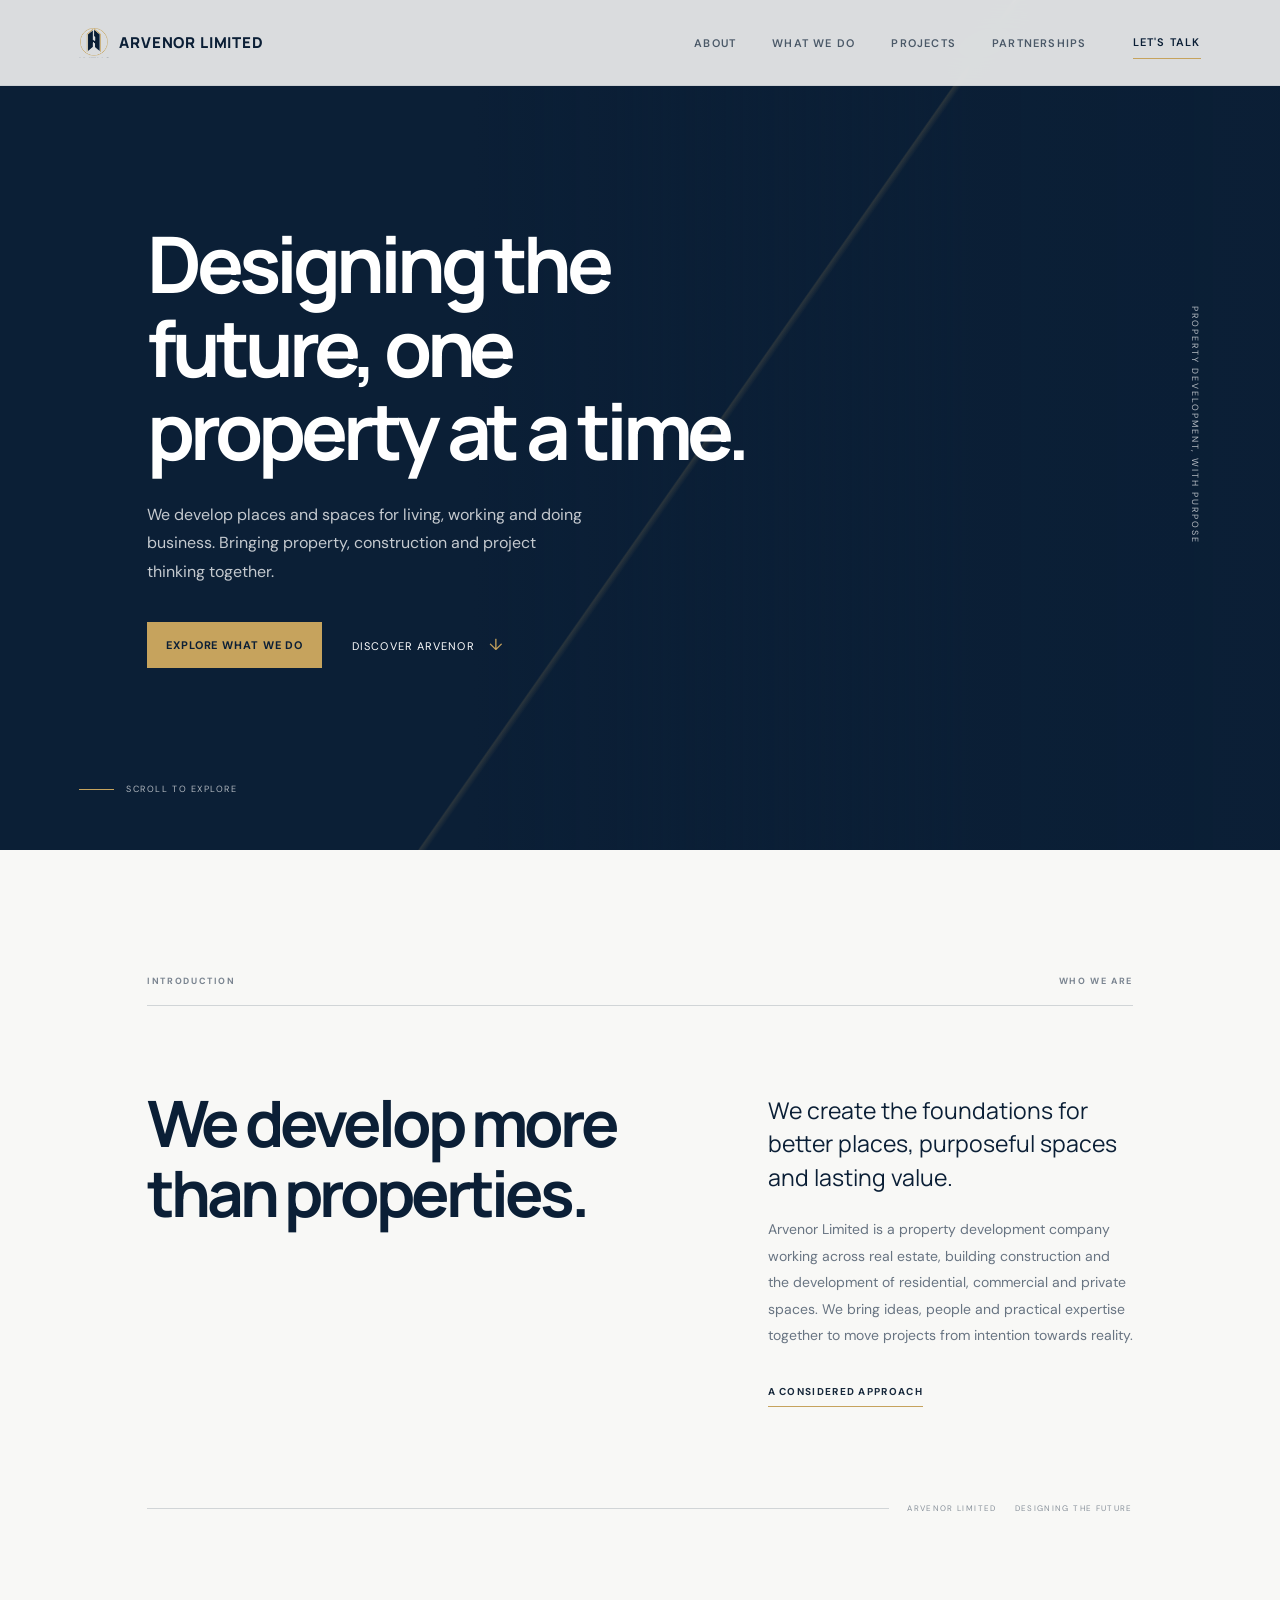
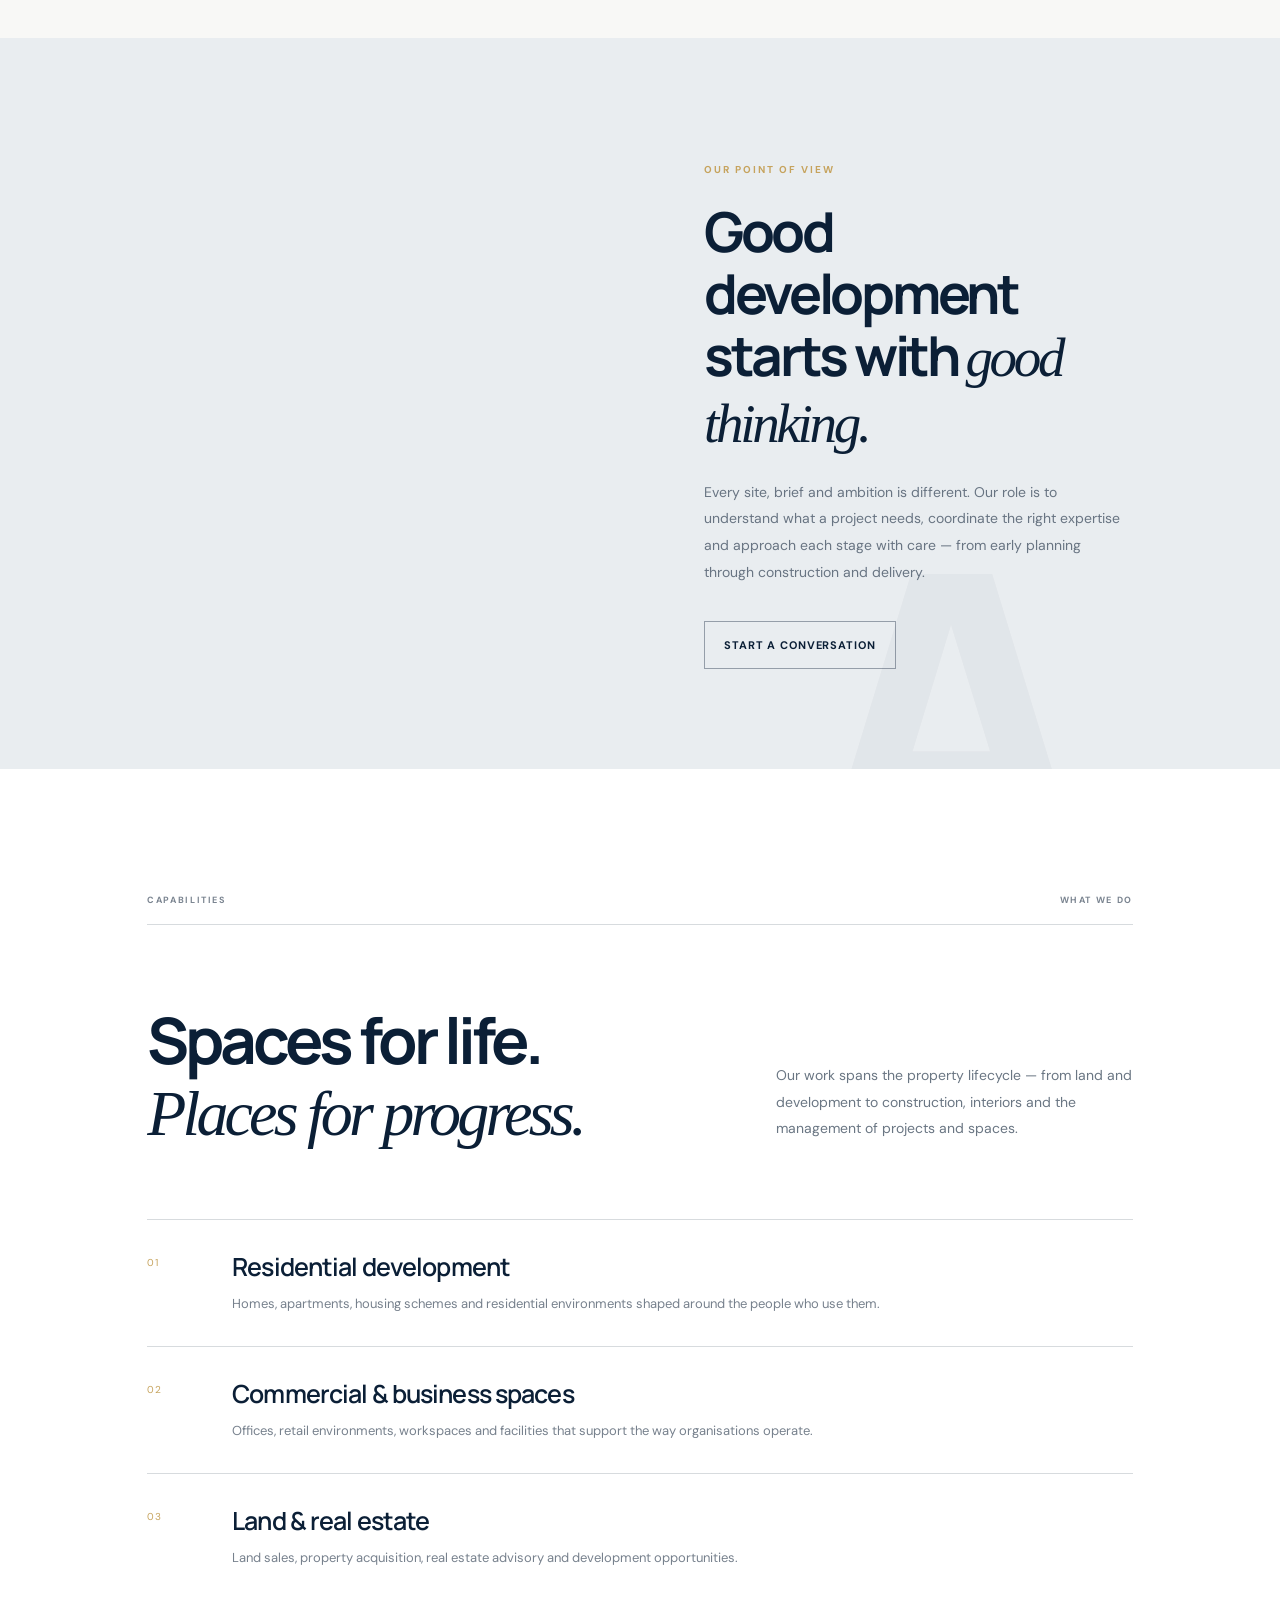
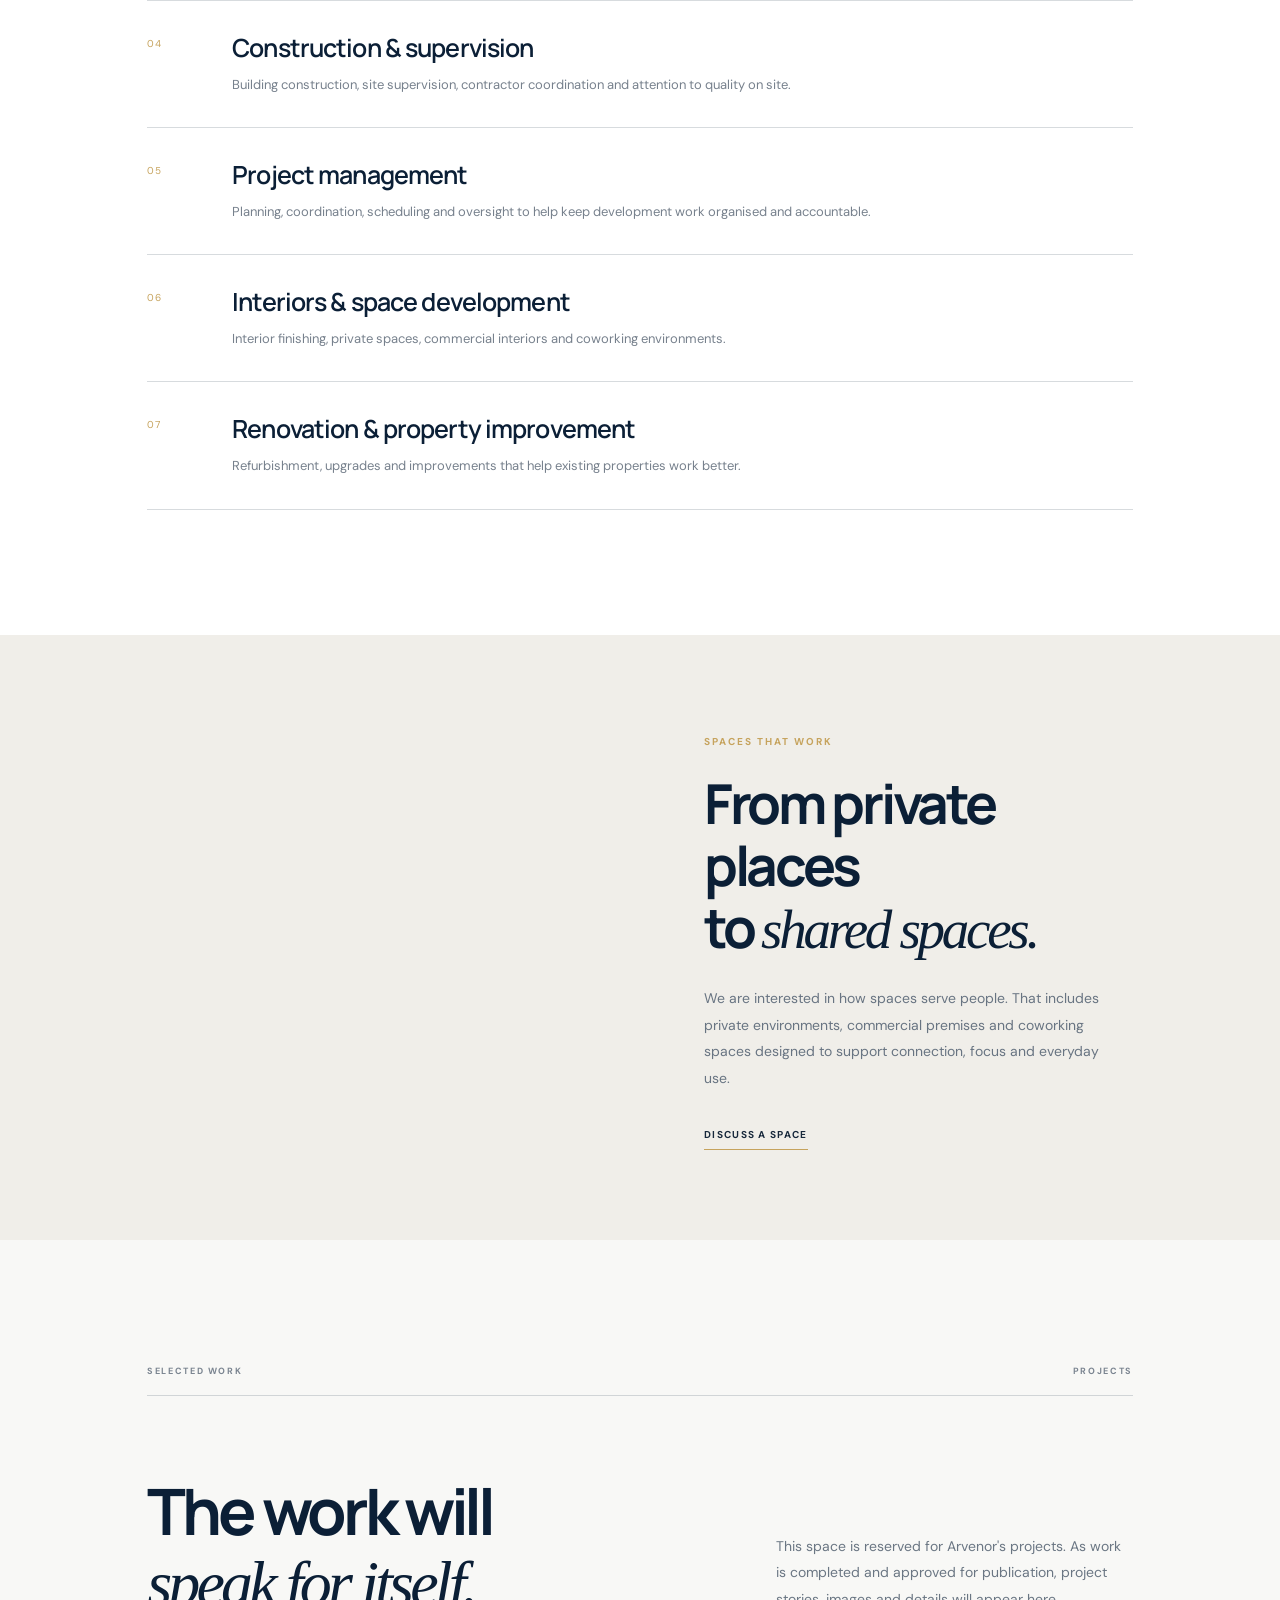
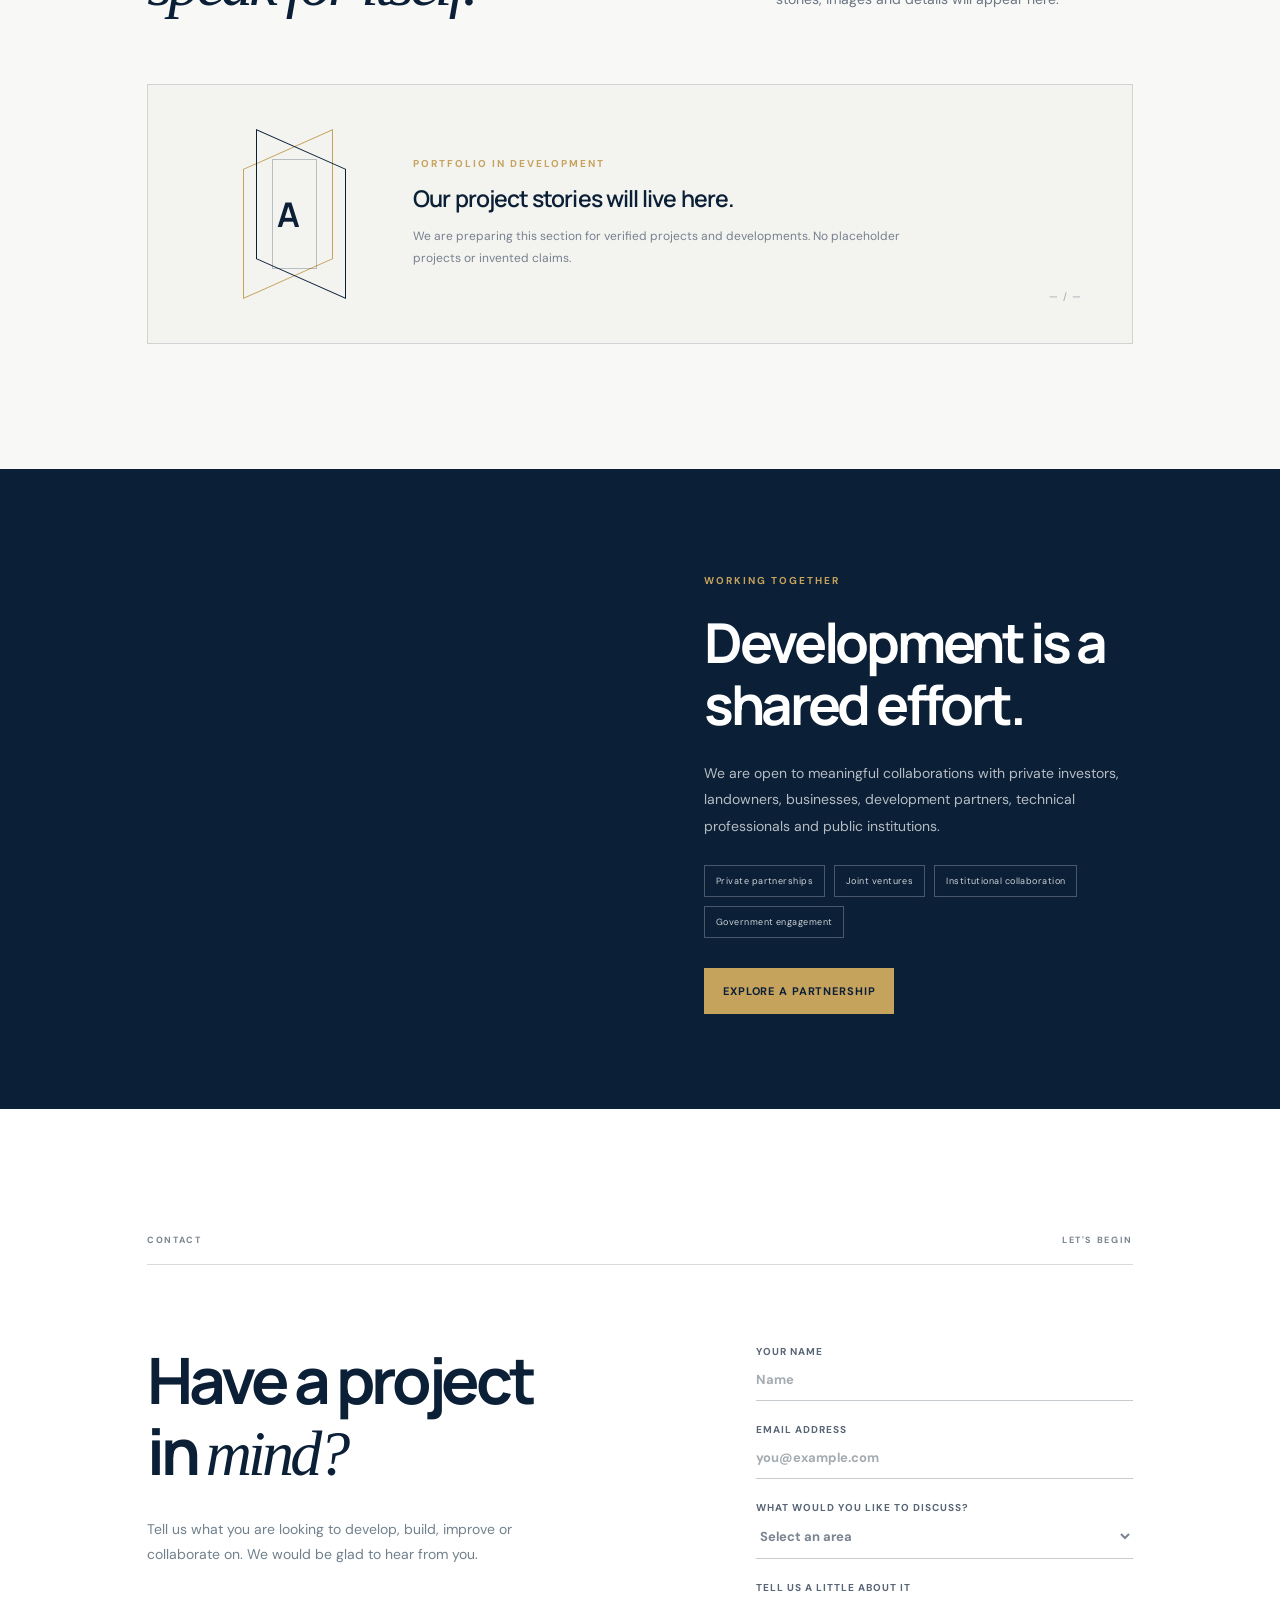
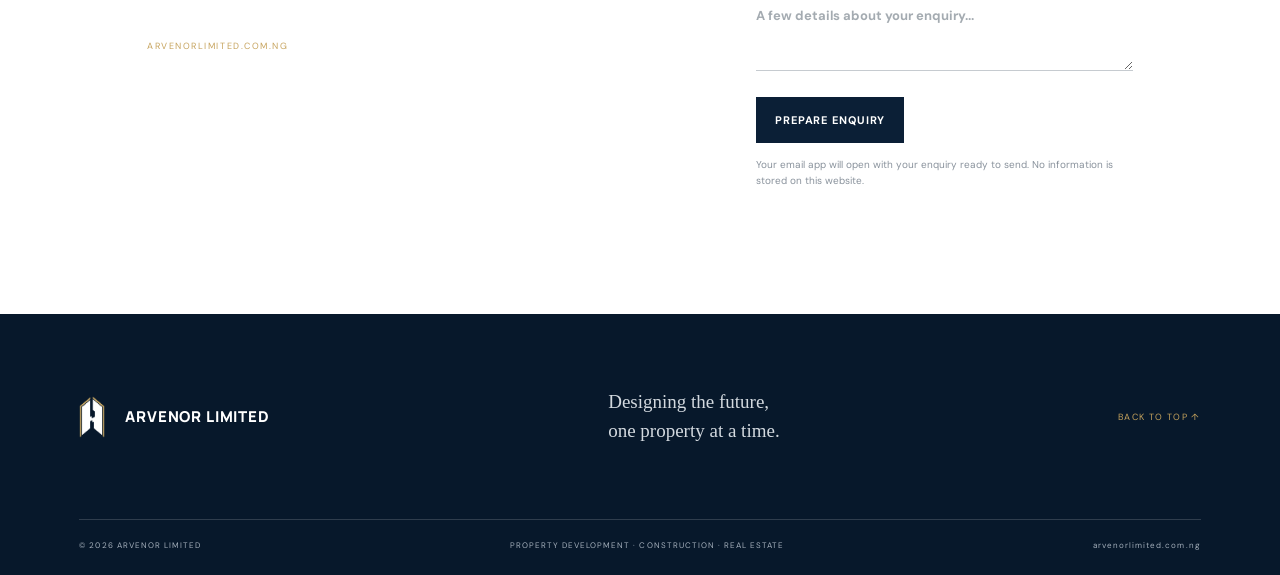
<file: index.html>
<!doctype html>
<html lang="en">
<head>
  <meta charset="utf-8" />
  <meta name="viewport" content="width=device-width, initial-scale=1" />
  <meta name="theme-color" content="#0b1f36" />
  <meta name="description" content="Arvenor Limited is a property development company working across real estate, construction, project management and the development of purposeful spaces." />
  <title>Arvenor Limited — Designing the Future, One Property at a Time</title>
  <link rel="preconnect" href="https://fonts.googleapis.com">
  <link rel="preconnect" href="https://fonts.gstatic.com" crossorigin>
  <link href="https://fonts.googleapis.com/css2?family=DM+Sans:wght@400;500;600;700&family=Manrope:wght@400;500;600;700;800&display=swap" rel="stylesheet">
  <link rel="icon" type="image/png" href="favicon.png"><link rel="stylesheet" href="styles.css" />
</head>
<body>
  <div class="page-progress" aria-hidden="true"><span></span></div>
  <header class="site-header" id="top">
    <a class="brand" href="index.html" aria-label="Arvenor Limited home"><img src="approved-logo-icon.png" alt="" class="brand-mark"><span>ARVENOR LIMITED</span></a>
    <nav class="desktop-nav" aria-label="Main navigation">
      <a href="about.html">About</a><a href="services.html">What we do</a><a href="projects.html">Projects</a><a href="partnerships.html">Partnerships</a>
    </nav>
    <a class="header-contact" href="contact.html">Let's talk</a>
    <button class="menu-toggle" aria-label="Open navigation" aria-expanded="false"><i></i><i></i></button>
  </header>
  <div class="menu-panel" aria-hidden="true">
    <div class="menu-panel-inner">
      <p class="eyebrow">Explore Arvenor</p>
      <a href="about.html">About us </a>
      <a href="services.html">What we do </a>
      <a href="projects.html">Projects </a>
      <a href="partnerships.html">Partnerships </a>
      <a href="contact.html">Contact </a>
      <p class="menu-note">Designing the future, one property at a time.</p>
    </div>
  </div>

  <main>
    <section class="hero" aria-labelledby="hero-title">
      <div class="hero-image" role="img" aria-label="Contemporary architectural building with clean geometric lines"></div>
      <div class="hero-wash"></div>
      <div class="hero-content">
        
        <h1 id="hero-title" class="reveal">Designing the future,<br><em>one property</em> at a time.</h1>
        <p class="hero-copy reveal">We develop places and spaces for living, working and doing business — bringing property, construction and project thinking together.</p>
        <div class="hero-actions reveal"><a class="button button-gold" href="services.html">Explore what we do</a><a class="text-link" href="about.html">Discover Arvenor <span>↓</span></a></div>
      </div>
      
      <div class="hero-caption">PROPERTY DEVELOPMENT, WITH PURPOSE</div>
      <div class="hero-scroll"><span></span> SCROLL TO EXPLORE</div>
    </section>

    <section class="intro section-pad" id="about">
      <div class="section-kicker reveal"><span>INTRODUCTION</span><span>WHO WE ARE</span></div>
      <div class="intro-grid">
        <h2 class="reveal">We develop more<br>than <em>properties.</em></h2>
        <div class="intro-body reveal"><p class="lead">We create the foundations for better places, purposeful spaces and lasting value.</p><p>Arvenor Limited is a property development company working across real estate, building construction and the development of residential, commercial and private spaces. We bring ideas, people and practical expertise together to move projects from intention towards reality.</p><a class="under-link" href="#approach">A considered approach</a></div>
      </div>
      <div class="intro-rule"><span></span><span>ARVENOR LIMITED</span><span>DESIGNING THE FUTURE</span></div>
    </section>

    <section class="statement" id="approach">
      <div class="statement-photo" role="img" aria-label="Architectural detail of a modern building"></div>
      <div class="statement-content reveal"><p class="eyebrow">OUR POINT OF VIEW</p><h2>Good development<br>starts with <em>good thinking.</em></h2><p>Every site, brief and ambition is different. Our role is to understand what a project needs, coordinate the right expertise and approach each stage with care — from early planning through construction and delivery.</p><a class="button button-outline" href="contact.html">Start a conversation</a></div>
      <div class="statement-mark">A<span>.</span></div>
    </section>

    <section class="capabilities section-pad" id="capabilities">
      <div class="section-kicker reveal"><span>CAPABILITIES</span><span>WHAT WE DO</span></div>
      <div class="cap-heading"><h2 class="reveal">Spaces for life.<br><em>Places for progress.</em></h2><p class="reveal">Our work spans the property lifecycle — from land and development to construction, interiors and the management of projects and spaces.</p></div>
      <div class="cap-list">
        <article class="cap-item reveal"><span class="cap-number">01</span><div><h3>Residential development</h3><p>Homes, apartments, housing schemes and residential environments shaped around the people who use them.</p></div><span class="cap-arrow"></span></article>
        <article class="cap-item reveal"><span class="cap-number">02</span><div><h3>Commercial &amp; business spaces</h3><p>Offices, retail environments, workspaces and facilities that support the way organisations operate.</p></div><span class="cap-arrow"></span></article>
        <article class="cap-item reveal"><span class="cap-number">03</span><div><h3>Land &amp; real estate</h3><p>Land sales, property acquisition, real estate advisory and development opportunities.</p></div><span class="cap-arrow"></span></article>
        <article class="cap-item reveal"><span class="cap-number">04</span><div><h3>Construction &amp; supervision</h3><p>Building construction, site supervision, contractor coordination and attention to quality on site.</p></div><span class="cap-arrow"></span></article>
        <article class="cap-item reveal"><span class="cap-number">05</span><div><h3>Project management</h3><p>Planning, coordination, scheduling and oversight to help keep development work organised and accountable.</p></div><span class="cap-arrow"></span></article>
        <article class="cap-item reveal"><span class="cap-number">06</span><div><h3>Interiors &amp; space development</h3><p>Interior finishing, private spaces, commercial interiors and coworking environments.</p></div><span class="cap-arrow"></span></article>
        <article class="cap-item reveal"><span class="cap-number">07</span><div><h3>Renovation &amp; property improvement</h3><p>Refurbishment, upgrades and improvements that help existing properties work better.</p></div><span class="cap-arrow"></span></article>
      </div>
    </section>

    <section class="spaces-band">
      <div class="spaces-image" role="img" aria-label="Refined contemporary shared workspace interior"></div>
      <div class="spaces-copy reveal"><p class="eyebrow">SPACES THAT WORK</p><h2>From private places<br>to <em>shared spaces.</em></h2><p>We are interested in how spaces serve people. That includes private environments, commercial premises and coworking spaces designed to support connection, focus and everyday use.</p><a class="under-link" href="contact.html">Discuss a space</a></div>
    </section>

    <section class="projects section-pad" id="projects">
      <div class="section-kicker reveal"><span>SELECTED WORK</span><span>PROJECTS</span></div>
      <div class="projects-heading"><h2 class="reveal">The work will<br><em>speak for itself.</em></h2><p class="reveal">This space is reserved for Arvenor's projects. As work is completed and approved for publication, project stories, images and details will appear here.</p></div>
      <div class="project-empty reveal"><div class="empty-graphic"><span></span><span></span><span></span><b>A</b></div><div><p class="eyebrow">PORTFOLIO IN DEVELOPMENT</p><h3>Our project stories will live here.</h3><p>We are preparing this section for verified projects and developments. No placeholder projects or invented claims.</p></div><span class="empty-count">— / —</span></div>
    </section>

    <section class="partnerships" id="partnerships">
      <div class="partnerships-image" role="img" aria-label="Architectural planning documents and building model on a table"></div>
      <div class="partnerships-content reveal"><p class="eyebrow">WORKING TOGETHER</p><h2>Development is<br>a <em>shared effort.</em></h2><p>We are open to meaningful collaborations with private investors, landowners, businesses, development partners, technical professionals and public institutions.</p><div class="partner-tags"><span>Private partnerships</span><span>Joint ventures</span><span>Institutional collaboration</span><span>Government engagement</span></div><a class="button button-gold" href="contact.html">Explore a partnership</a></div>
    </section>

    <section class="contact section-pad" id="contact">
      <div class="section-kicker reveal"><span>CONTACT</span><span>LET'S BEGIN</span></div>
      <div class="contact-grid"><div class="contact-intro reveal"><h2>Have a project<br>in <em>mind?</em></h2><p>Tell us what you are looking to develop, build, improve or collaborate on. We would be glad to hear from you.</p><p class="contact-domain">ARVENORLIMITED.COM.NG</p></div>
        <form class="contact-form reveal" id="contactForm">
          <label>Your name<input name="name" autocomplete="name" required placeholder="Name"></label>
          <label>Email address<input name="email" type="email" autocomplete="email" required placeholder="you@example.com"></label>
          <label>What would you like to discuss?<select name="interest" required><option value="" disabled selected>Select an area</option><option>Property development</option><option>Land or real estate</option><option>Construction or supervision</option><option>Project management</option><option>Interiors or spaces</option><option>Partnership or collaboration</option><option>Other enquiry</option></select></label>
          <label>Tell us a little about it<textarea name="message" rows="3" required placeholder="A few details about your enquiry..."></textarea></label>
          <button class="button button-dark" type="submit">Prepare enquiry</button>
          <p class="form-note" id="formNote">Your email app will open with your enquiry ready to send. No information is stored on this website.</p>
        </form>
      </div>
    </section>
  </main>

  <footer class="footer">
    <div class="footer-top"><a class="footer-brand" href="index.html" aria-label="Arvenor Limited home"><img src="arvenor-emblem-white.png" alt=""><span>ARVENOR LIMITED</span></a><p>Designing the future,<br>one property at a time.</p><a class="back-top" href="#top">BACK TO TOP ↑</a></div>
    <div class="footer-bottom"><span>© <span id="year"></span> ARVENOR LIMITED</span><span>PROPERTY DEVELOPMENT · CONSTRUCTION · REAL ESTATE</span><span>arvenorlimited.com.ng</span></div>
  </footer>
  <script src="cms.js"></script><script src="script.js"></script>
</body>
</html>
</file>
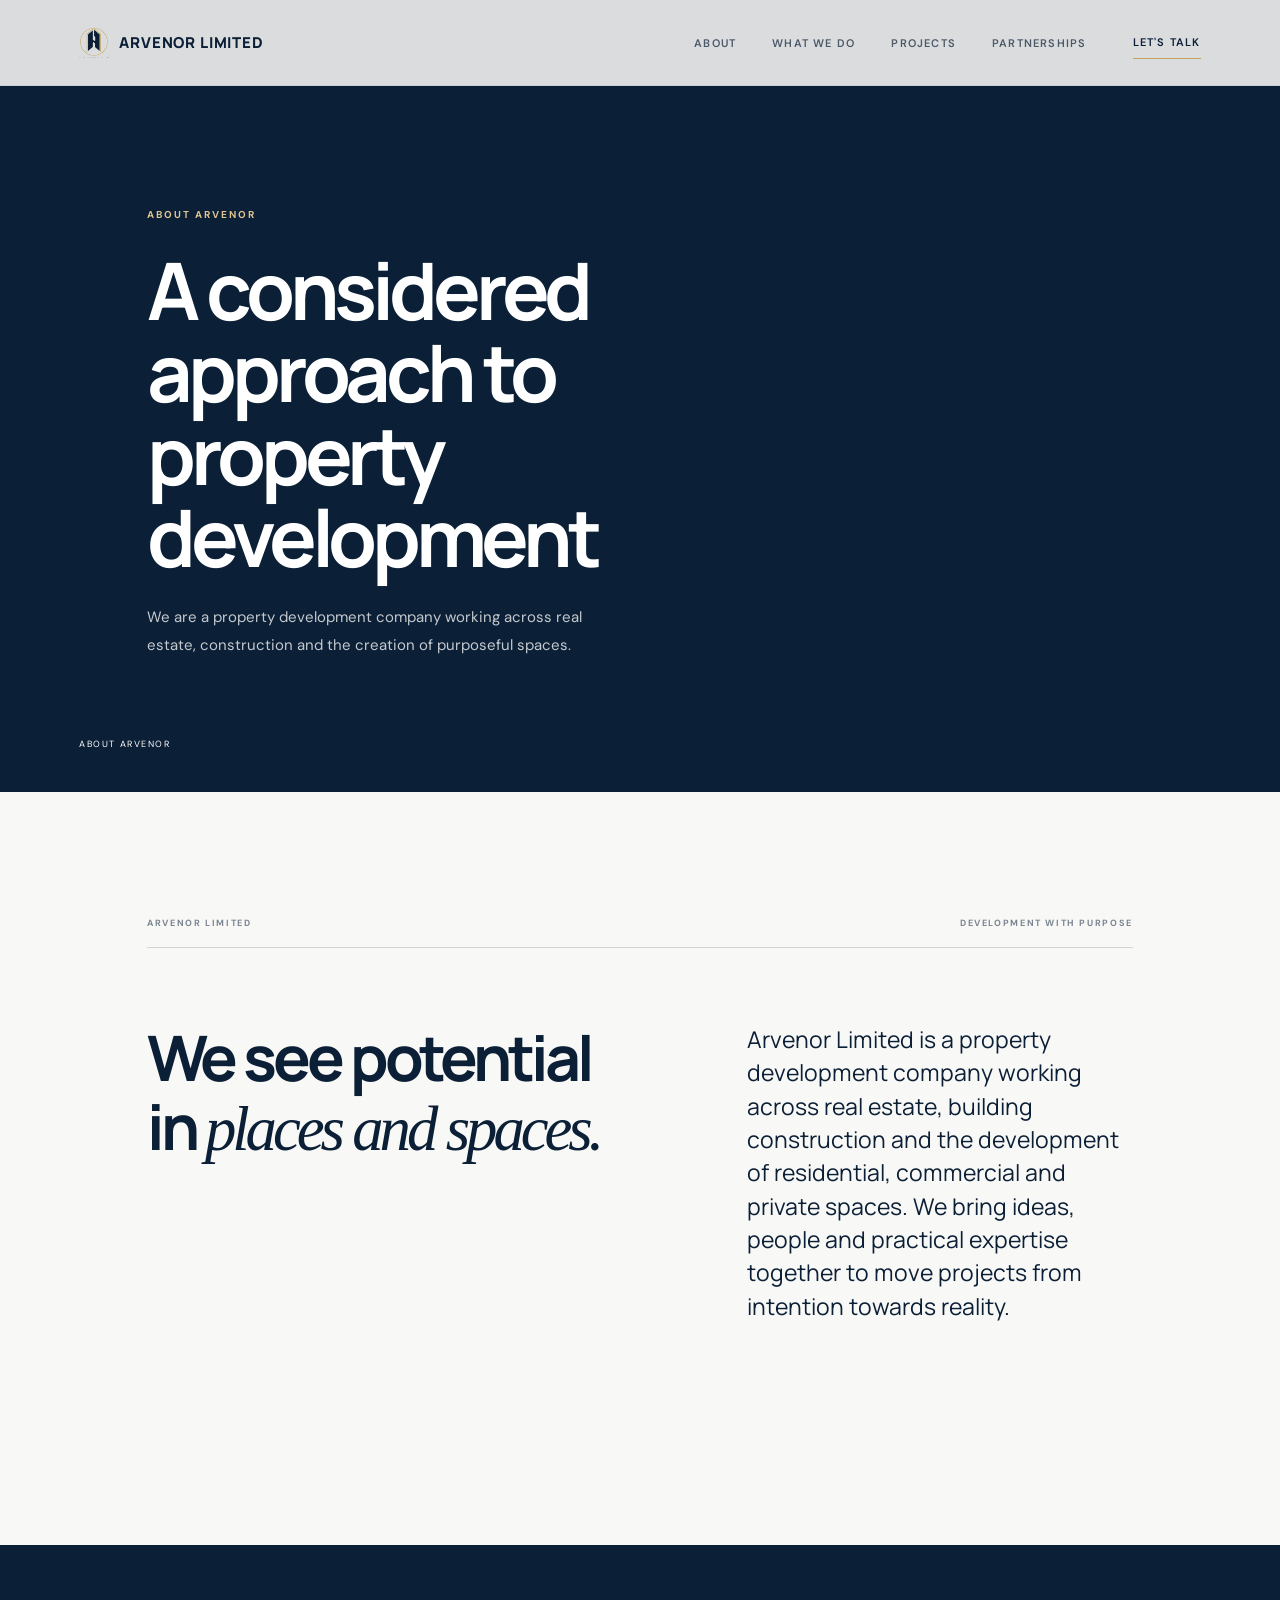
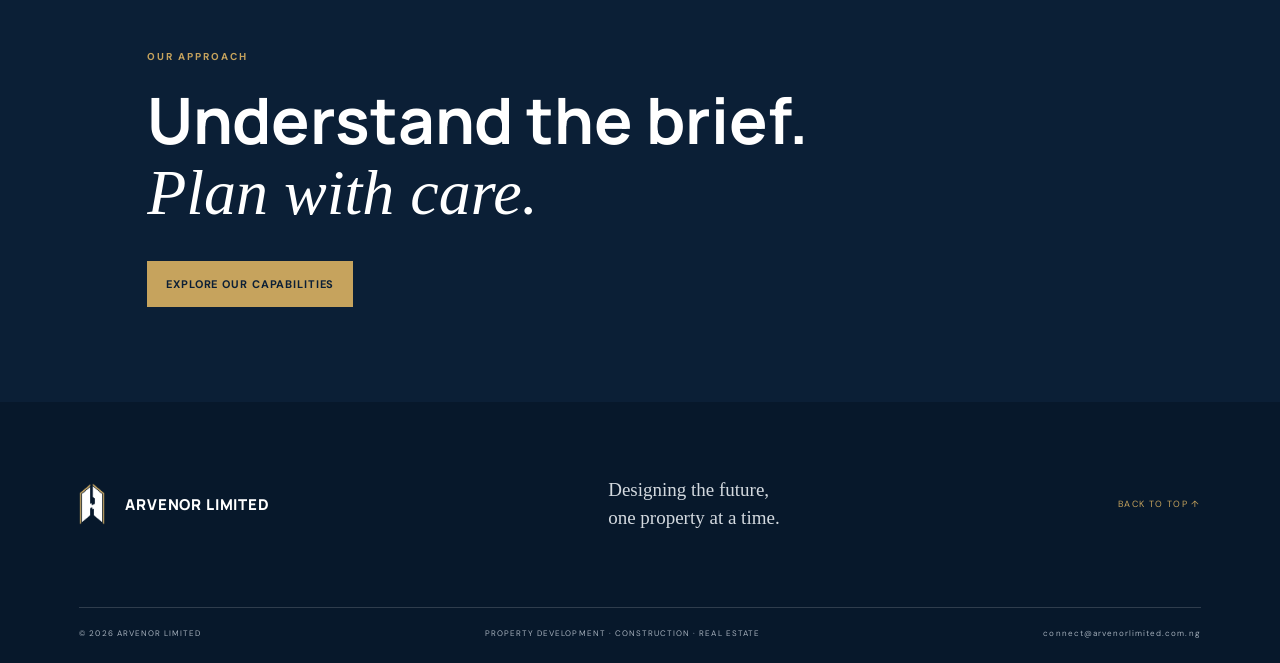
<file: about.html>
<!doctype html><html lang="en"><head><meta charset="utf-8"><meta name="viewport" content="width=device-width, initial-scale=1"><meta name="theme-color" content="#0b1f36"><meta name="description" content="About Arvenor Limited, a property development company."><title>About | Arvenor Limited</title><link rel="preconnect" href="https://fonts.googleapis.com"><link rel="preconnect" href="https://fonts.gstatic.com" crossorigin><link href="https://fonts.googleapis.com/css2?family=DM+Sans:wght@400;500;600;700&family=Manrope:wght@400;500;600;700;800&display=swap" rel="stylesheet"><link rel="icon" type="image/png" href="favicon.png"><link rel="stylesheet" href="styles.css"></head><body><div class="page-progress"><span></span></div><header class="site-header" id="top"><a class="brand" href="index.html" aria-label="Arvenor Limited home"><img src="approved-logo-icon.png" alt="" class="brand-mark"><span>ARVENOR LIMITED</span></a><nav class="desktop-nav"><a href="about.html">About</a><a href="services.html">What we do</a><a href="projects.html">Projects</a><a href="partnerships.html">Partnerships</a></nav><a class="header-contact" href="contact.html">Let's talk</a><button class="menu-toggle" aria-label="Open navigation" aria-expanded="false"><i></i><i></i></button></header><div class="menu-panel" aria-hidden="true"><div class="menu-panel-inner"><p class="eyebrow">Explore Arvenor</p><a href="index.html">Home</a><a href="about.html">About us</a><a href="services.html">What we do</a><a href="projects.html">Projects</a><a href="partnerships.html">Partnerships</a><a href="contact.html">Contact</a></div></div><main><section class="inner-hero"><div class="inner-hero-image"></div><div class="inner-hero-content"><p class="eyebrow reveal">ABOUT ARVENOR</p><h1 class="reveal">Development<br>with <em>purpose.</em></h1><p class="reveal">We are a property development company working across real estate, construction and the creation of purposeful spaces.</p></div><div class="inner-hero-foot"><span>ABOUT ARVENOR</span></div></section><section class="section-pad inner-copy"><div class="section-kicker"><span>ARVENOR LIMITED</span><span>DEVELOPMENT WITH PURPOSE</span></div><div class="inner-two-col"><h2>We see potential<br>in <em>places and spaces.</em></h2><div><p class="lead">Arvenor Limited brings together property, building construction, project coordination and space development. We engage with individuals, businesses, landowners, investors and institutions to explore development opportunities. We are building our company around practical work, considered planning and clear communication. Verified projects and company information will be added as they become available.</p></div></div></section><section class="inner-cta"><p class="eyebrow">OUR APPROACH</p><h2>Understand the brief.<br><em>Plan with care.</em></h2><a class="button button-gold" href="services.html">Explore our capabilities</a></section></main><footer class="footer"><div class="footer-top"><a class="footer-brand" href="index.html" aria-label="Arvenor Limited home"><img src="arvenor-emblem-white.png" alt=""><span>ARVENOR LIMITED</span></a><p>Designing the future,<br>one property at a time.</p><a class="back-top" href="#top">BACK TO TOP ↑</a></div><div class="footer-bottom"><span>© <span id="year"></span> ARVENOR LIMITED</span><span>PROPERTY DEVELOPMENT · CONSTRUCTION · REAL ESTATE</span><a href="mailto:connect@arvenorlimited.com.ng">CONNECT@ARVENORLIMITED.COM.NG</a></div></footer><script src="cms.js"></script><script src="script.js"></script></body></html>
</file>
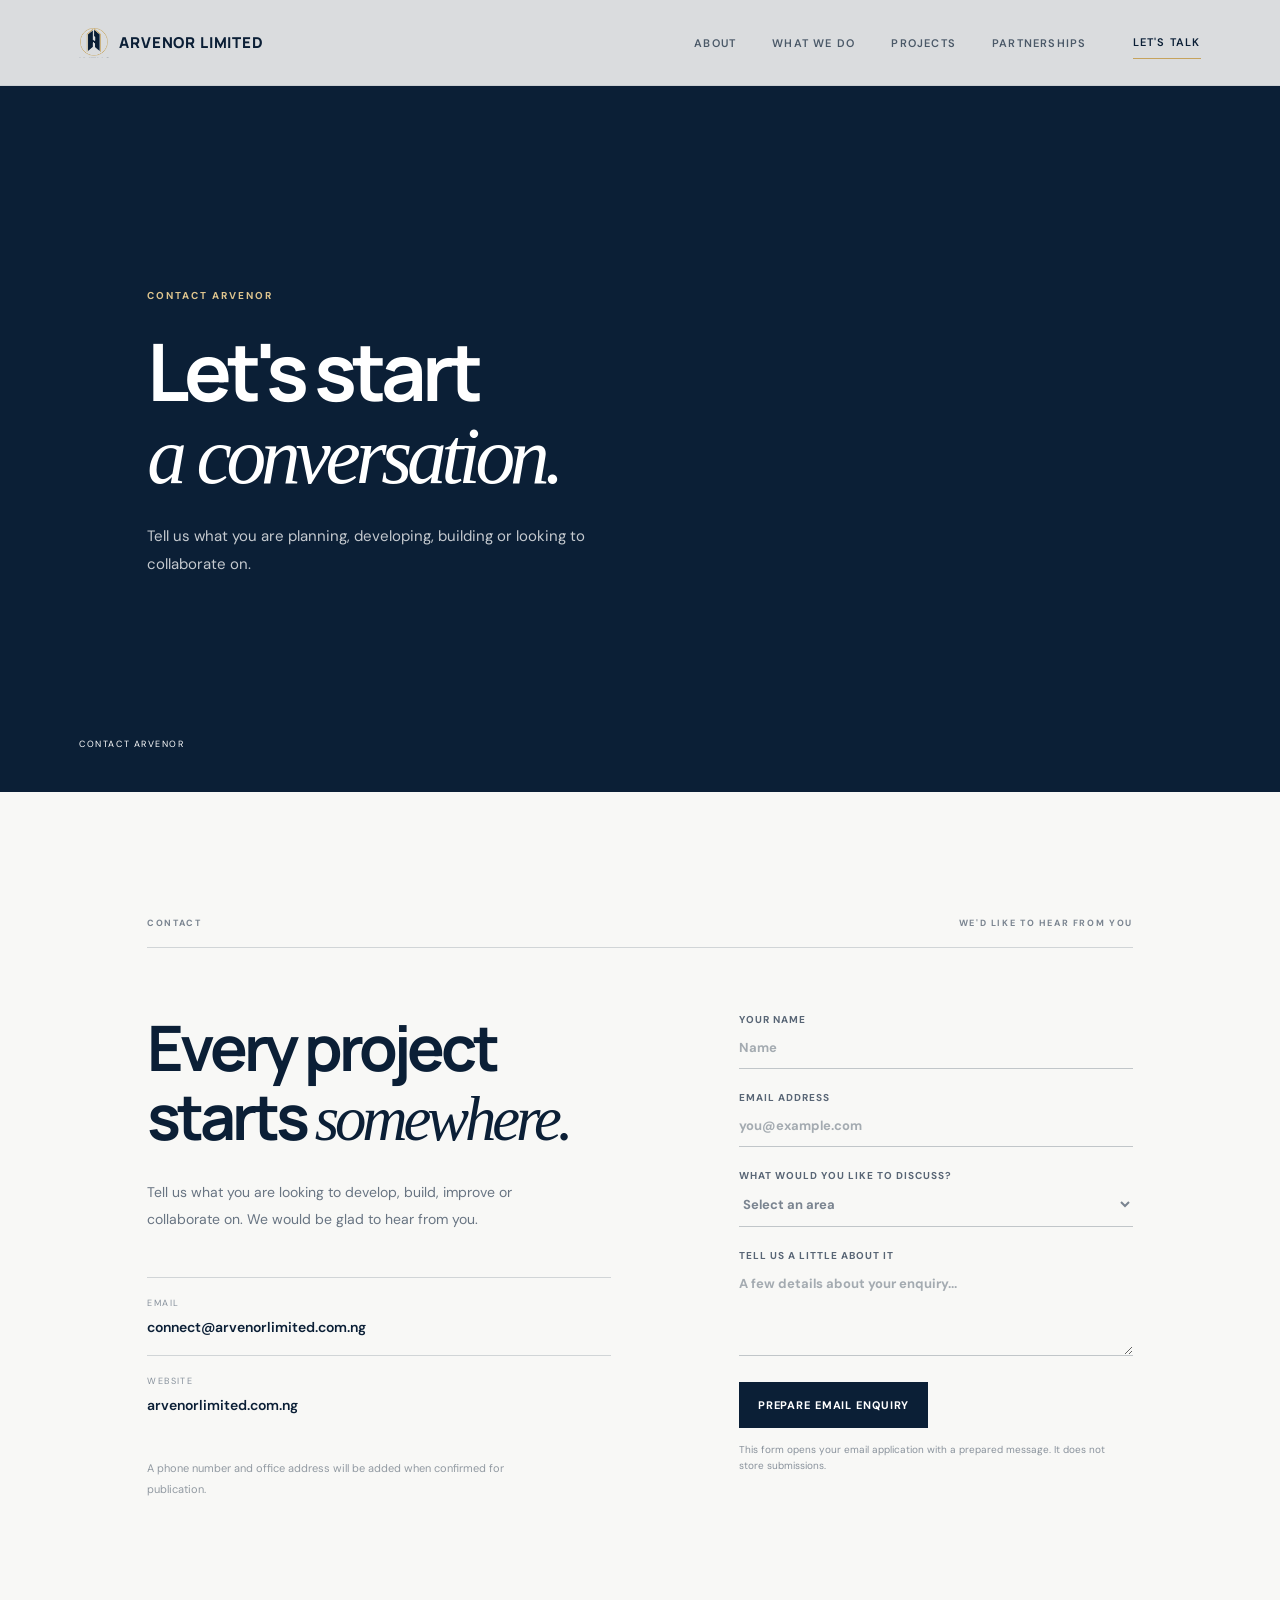
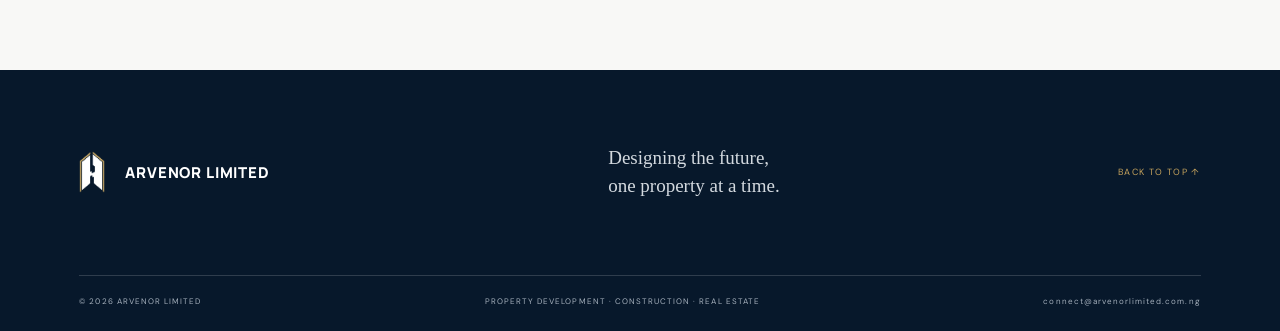
<file: contact.html>
<!doctype html><html lang="en"><head><meta charset="utf-8"><meta name="viewport" content="width=device-width, initial-scale=1"><meta name="theme-color" content="#0b1f36"><meta name="description" content="Contact Arvenor Limited about property development, construction, spaces and partnerships."><title>Contact | Arvenor Limited</title><link rel="preconnect" href="https://fonts.googleapis.com"><link rel="preconnect" href="https://fonts.gstatic.com" crossorigin><link href="https://fonts.googleapis.com/css2?family=DM+Sans:wght@400;500;600;700&family=Manrope:wght@400;500;600;700;800&display=swap" rel="stylesheet"><link rel="icon" type="image/png" href="favicon.png"><link rel="stylesheet" href="styles.css"></head><body><div class="page-progress"><span></span></div><header class="site-header" id="top"><a class="brand" href="index.html" aria-label="Arvenor Limited home"><img src="approved-logo-icon.png" alt="" class="brand-mark"><span>ARVENOR LIMITED</span></a><nav class="desktop-nav"><a href="about.html">About</a><a href="services.html">What we do</a><a href="projects.html">Projects</a><a href="partnerships.html">Partnerships</a></nav><a class="header-contact" href="contact.html">Let's talk</a><button class="menu-toggle" aria-label="Open navigation" aria-expanded="false"><i></i><i></i></button></header><div class="menu-panel" aria-hidden="true"><div class="menu-panel-inner"><p class="eyebrow">Explore Arvenor</p><a href="index.html">Home</a><a href="about.html">About us</a><a href="services.html">What we do</a><a href="projects.html">Projects</a><a href="partnerships.html">Partnerships</a><a href="contact.html">Contact</a></div></div><main><section class="inner-hero"><div class="inner-hero-image"></div><div class="inner-hero-content"><p class="eyebrow reveal">CONTACT ARVENOR</p><h1 class="reveal">Let's start<br><em>a conversation.</em></h1><p class="reveal">Tell us what you are planning, developing, building or looking to collaborate on.</p></div><div class="inner-hero-foot"><span>CONTACT ARVENOR</span></div></section><section class="section-pad inner-copy"><div class="section-kicker"><span>CONTACT</span><span>WE'D LIKE TO HEAR FROM YOU</span></div><div class="contact-page-grid"><div class="contact-page-details"><h2>Every project<br>starts <em>somewhere.</em></h2><p>Share a few details about your enquiry and the Arvenor team can follow up by email.</p><div class="contact-detail"><span>EMAIL</span><a href="mailto:connect@arvenorlimited.com.ng">connect@arvenorlimited.com.ng</a></div><div class="contact-detail"><span>WEBSITE</span><a href="https://arvenorlimited.com.ng">arvenorlimited.com.ng</a></div><p class="contact-small-note">A phone number and office address will be added when confirmed for publication.</p></div><form class="contact-form" id="contactForm"><label>Your name<input name="name" autocomplete="name" required placeholder="Name"></label><label>Email address<input name="email" type="email" autocomplete="email" required placeholder="you@example.com"></label><label>What would you like to discuss?<select name="interest" required><option value="" disabled selected>Select an area</option><option>Property development</option><option>Land or real estate</option><option>Residential or commercial construction</option><option>Construction supervision</option><option>Project management</option><option>Interiors or space development</option><option>Partnership or collaboration</option><option>Other enquiry</option></select></label><label>Tell us a little about it<textarea name="message" rows="4" required placeholder="A few details about your enquiry..."></textarea></label><button class="button button-dark" type="submit">Prepare email enquiry </button><p class="form-note" id="formNote">This form opens your email application with a prepared message. It does not store submissions.</p></form></div></section></main><footer class="footer"><div class="footer-top"><a class="footer-brand" href="index.html" aria-label="Arvenor Limited home"><img src="arvenor-emblem-white.png" alt=""><span>ARVENOR LIMITED</span></a><p>Designing the future,<br>one property at a time.</p><a class="back-top" href="#top">BACK TO TOP ↑</a></div><div class="footer-bottom"><span>© <span id="year"></span> ARVENOR LIMITED</span><span>PROPERTY DEVELOPMENT · CONSTRUCTION · REAL ESTATE</span><a href="mailto:connect@arvenorlimited.com.ng">CONNECT@ARVENORLIMITED.COM.NG</a></div></footer><script src="cms.js"></script><script src="script.js"></script></body></html>
</file>
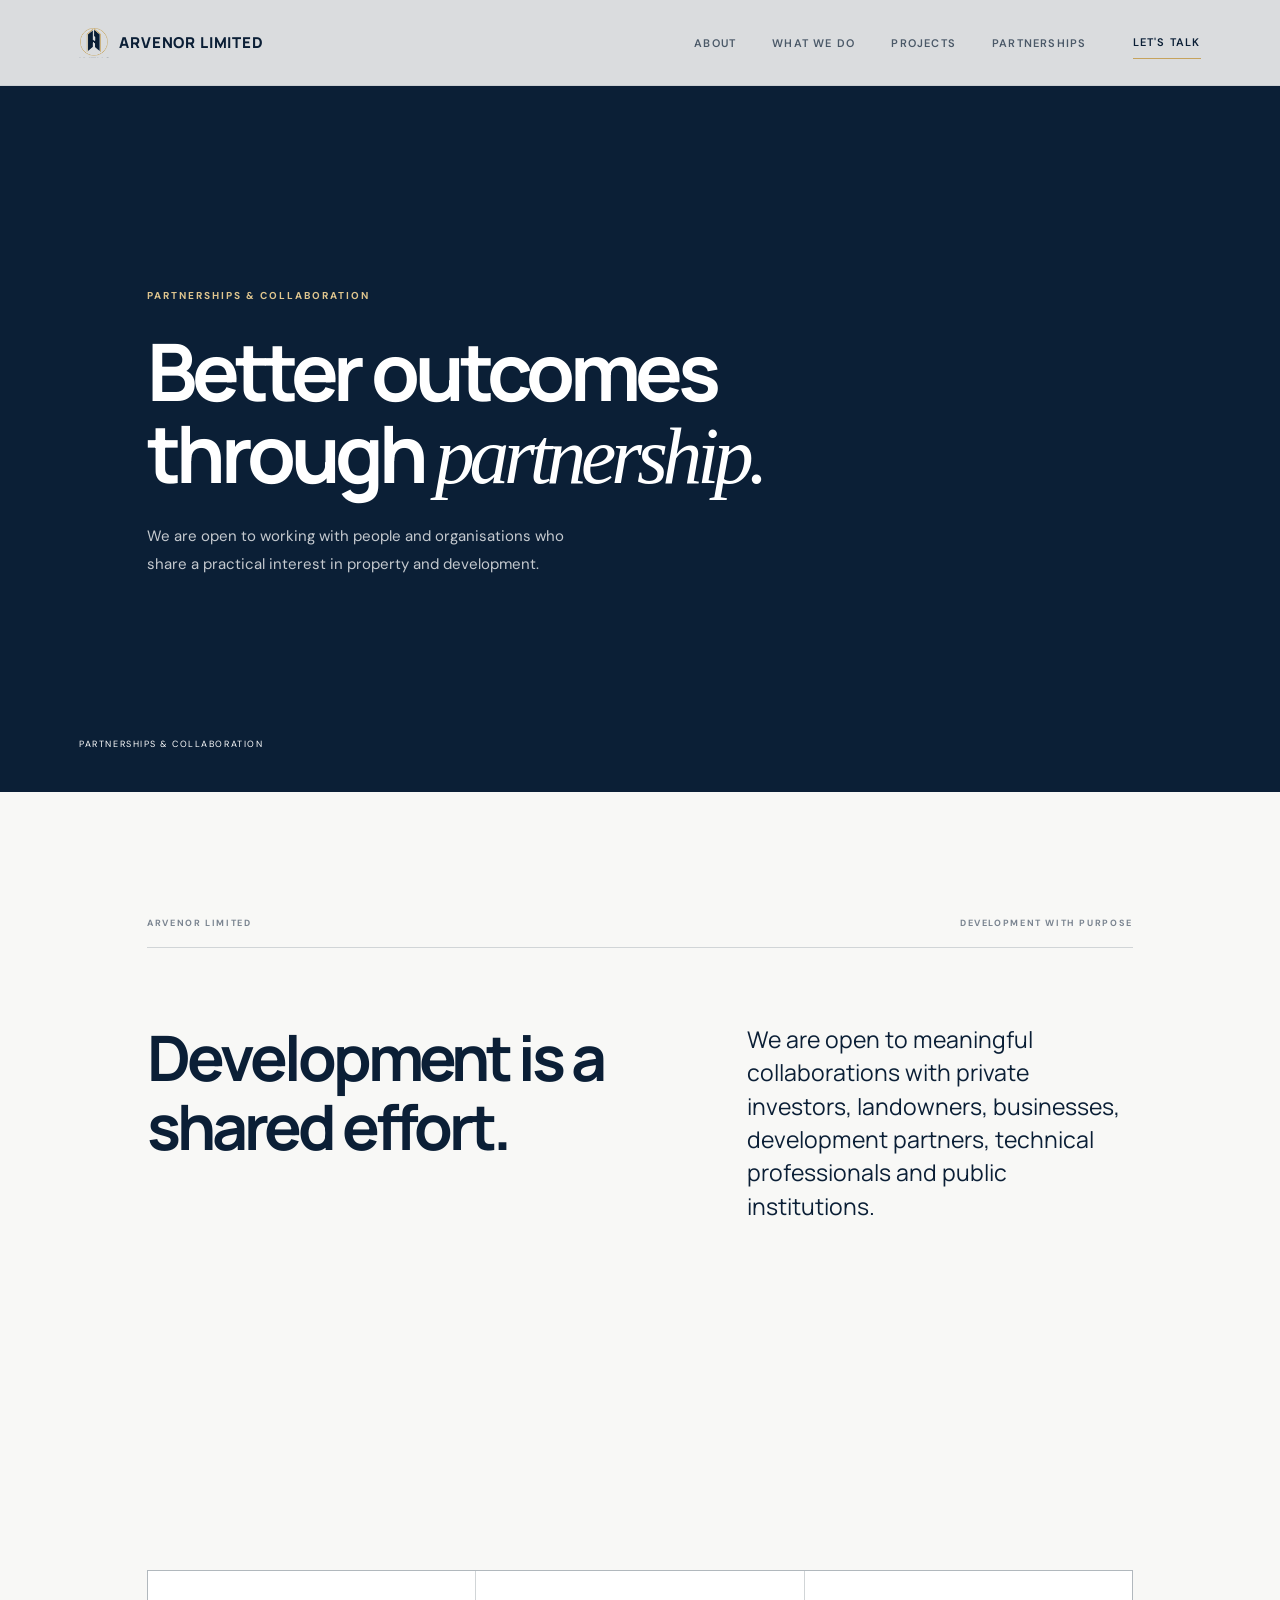
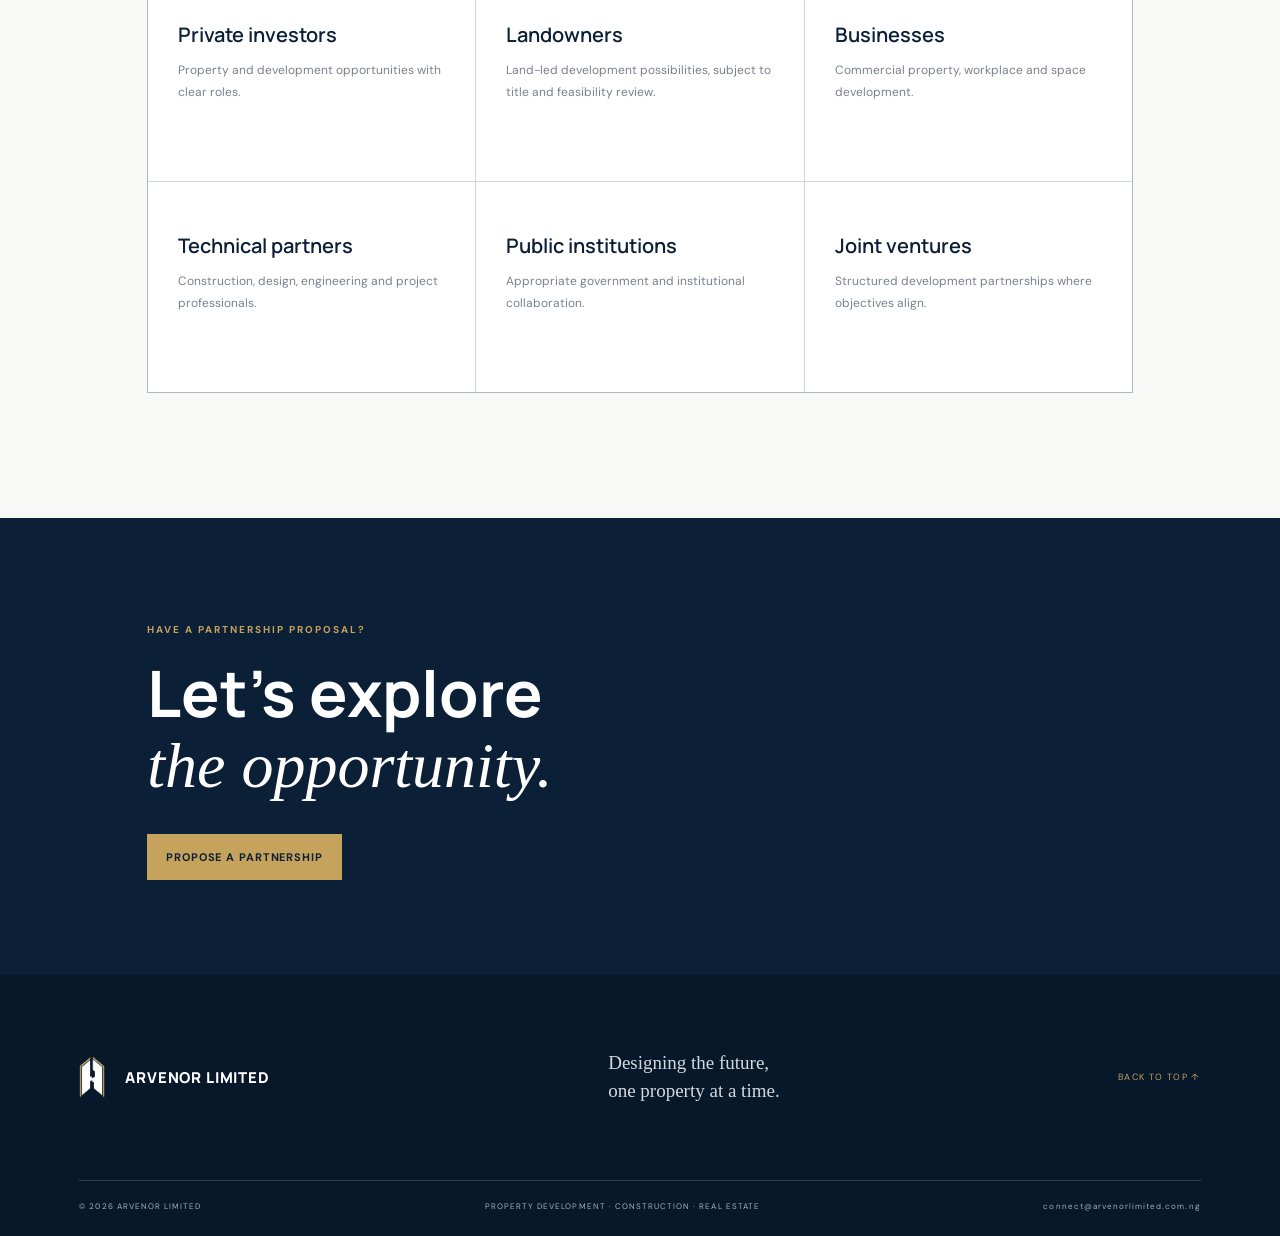
<file: partnerships.html>
<!doctype html><html lang="en"><head><meta charset="utf-8"><meta name="viewport" content="width=device-width, initial-scale=1"><meta name="theme-color" content="#0b1f36"><meta name="description" content="Private, investor, landowner, professional and institutional collaborations with Arvenor Limited."><title>Partnerships | Arvenor Limited</title><link rel="preconnect" href="https://fonts.googleapis.com"><link rel="preconnect" href="https://fonts.gstatic.com" crossorigin><link href="https://fonts.googleapis.com/css2?family=DM+Sans:wght@400;500;600;700&family=Manrope:wght@400;500;600;700;800&display=swap" rel="stylesheet"><link rel="icon" type="image/png" href="favicon.png"><link rel="stylesheet" href="styles.css"></head><body><div class="page-progress"><span></span></div><header class="site-header" id="top"><a class="brand" href="index.html" aria-label="Arvenor Limited home"><img src="approved-logo-icon.png" alt="" class="brand-mark"><span>ARVENOR LIMITED</span></a><nav class="desktop-nav"><a href="about.html">About</a><a href="services.html">What we do</a><a href="projects.html">Projects</a><a href="partnerships.html">Partnerships</a></nav><a class="header-contact" href="contact.html">Let's talk</a><button class="menu-toggle" aria-label="Open navigation" aria-expanded="false"><i></i><i></i></button></header><div class="menu-panel" aria-hidden="true"><div class="menu-panel-inner"><p class="eyebrow">Explore Arvenor</p><a href="index.html">Home</a><a href="about.html">About us</a><a href="services.html">What we do</a><a href="projects.html">Projects</a><a href="partnerships.html">Partnerships</a><a href="contact.html">Contact</a></div></div><main><section class="inner-hero"><div class="inner-hero-image"></div><div class="inner-hero-content"><p class="eyebrow reveal">PARTNERSHIPS & COLLABORATION</p><h1 class="reveal">Better outcomes<br>through <em>partnership.</em></h1><p class="reveal">We are open to working with people and organisations who share a practical interest in property and development.</p></div><div class="inner-hero-foot"><span>PARTNERSHIPS & COLLABORATION</span></div></section><section class="section-pad inner-copy"><div class="section-kicker"><span>ARVENOR LIMITED</span><span>DEVELOPMENT WITH PURPOSE</span></div><div class="inner-two-col"><h2>Development is<br>a <em>shared effort.</em></h2><div><p class="lead">Arvenor is open to exploring suitable private-sector, investor, landowner, professional and institutional collaborations. Any partnership would be considered on its specific merits, scope and due diligence.</p></div></div></section><section class="section-pad inner-copy"><div class="service-grid"><article class="service-card reveal"><h3>Private investors</h3><p>Property and development opportunities with clear roles.</p></article><article class="service-card reveal"><h3>Landowners</h3><p>Land-led development possibilities, subject to title and feasibility review.</p></article><article class="service-card reveal"><h3>Businesses</h3><p>Commercial property, workplace and space development.</p></article><article class="service-card reveal"><h3>Technical partners</h3><p>Construction, design, engineering and project professionals.</p></article><article class="service-card reveal"><h3>Public institutions</h3><p>Appropriate government and institutional collaboration.</p></article><article class="service-card reveal"><h3>Joint ventures</h3><p>Structured development partnerships where objectives align.</p></article></div></section><section class="inner-cta"><p class="eyebrow">HAVE A PARTNERSHIP PROPOSAL?</p><h2>Let's explore<br><em>the opportunity.</em></h2><a class="button button-gold" href="contact.html">Propose a partnership</a></section></main><footer class="footer"><div class="footer-top"><a class="footer-brand" href="index.html" aria-label="Arvenor Limited home"><img src="arvenor-emblem-white.png" alt=""><span>ARVENOR LIMITED</span></a><p>Designing the future,<br>one property at a time.</p><a class="back-top" href="#top">BACK TO TOP ↑</a></div><div class="footer-bottom"><span>© <span id="year"></span> ARVENOR LIMITED</span><span>PROPERTY DEVELOPMENT · CONSTRUCTION · REAL ESTATE</span><a href="mailto:connect@arvenorlimited.com.ng">CONNECT@ARVENORLIMITED.COM.NG</a></div></footer><script src="cms.js"></script><script src="script.js"></script></body></html>
</file>
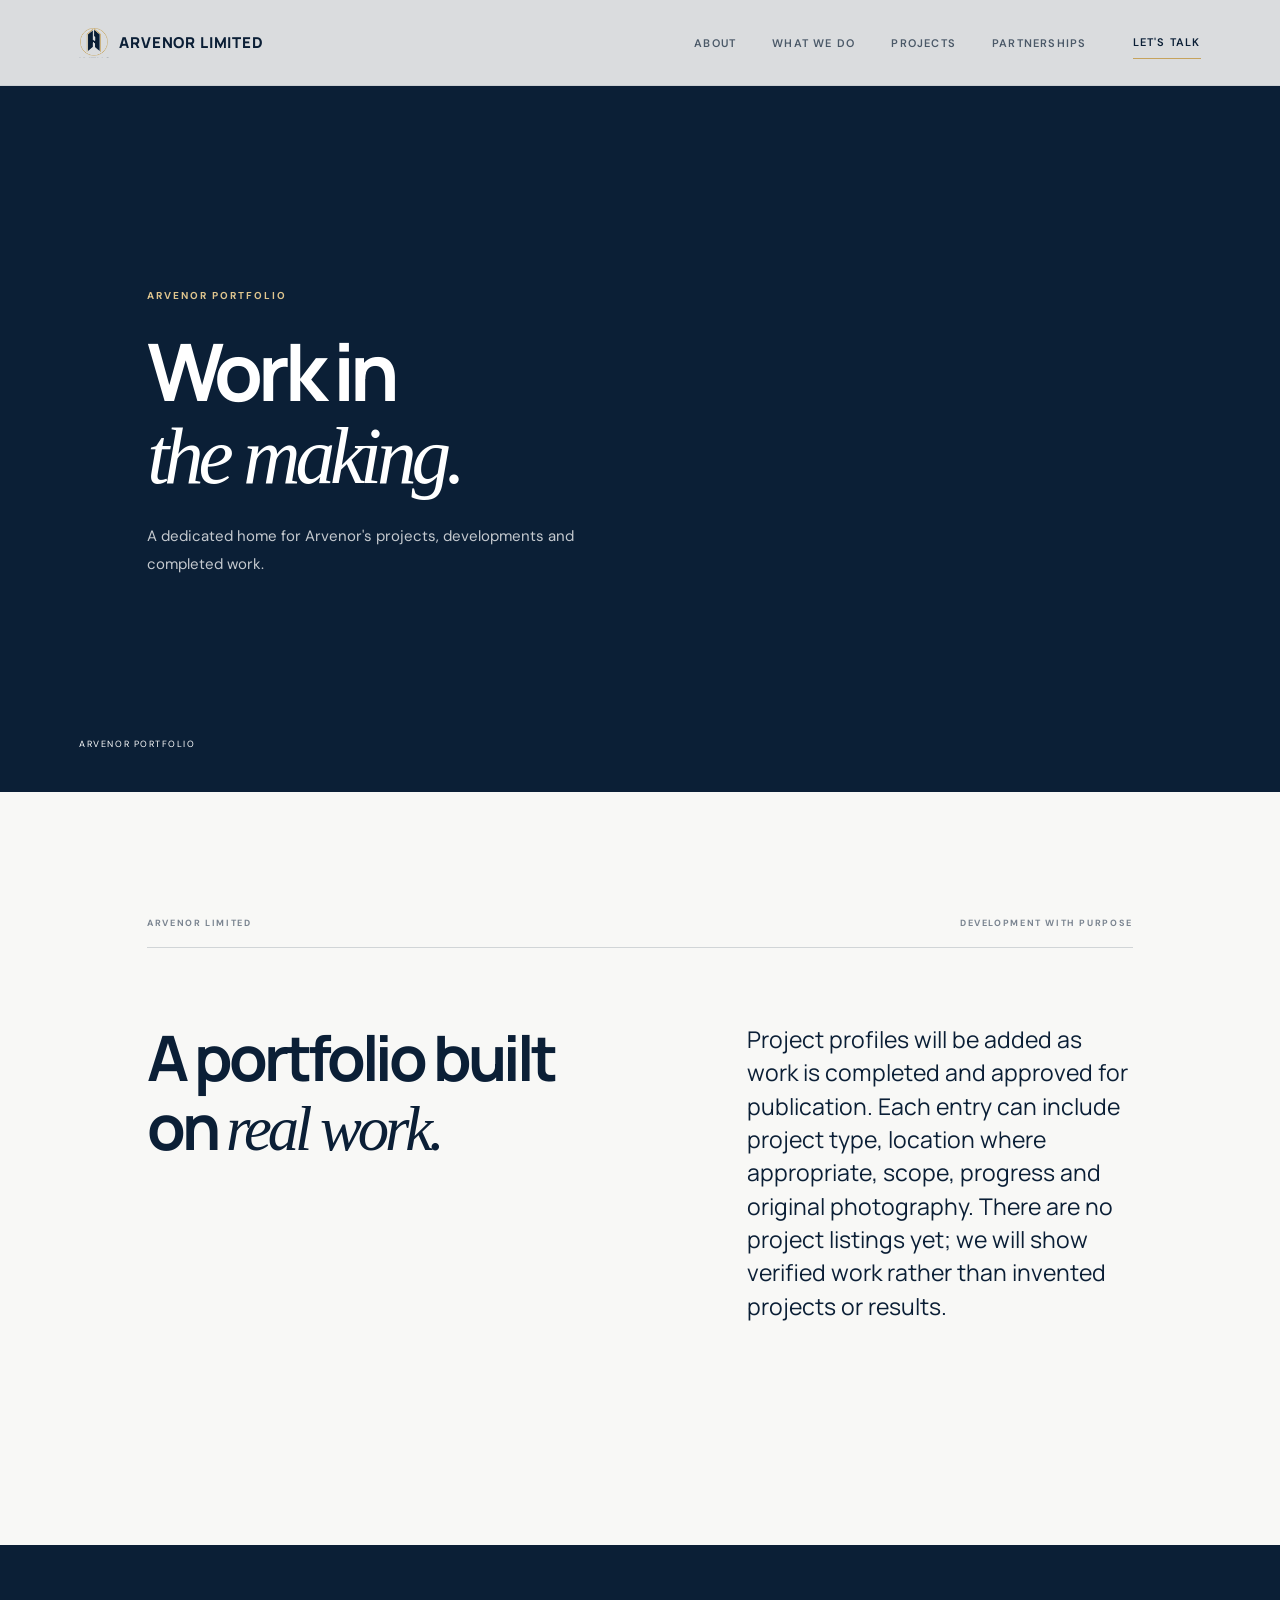
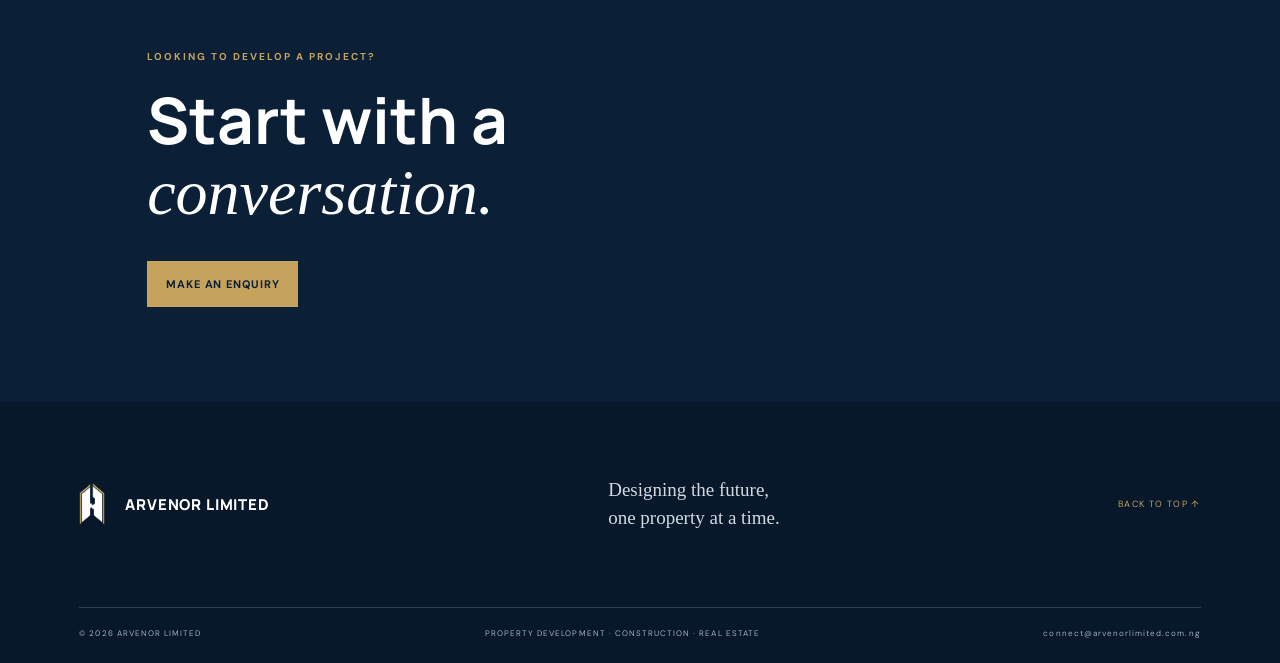
<file: projects.html>
<!doctype html><html lang="en"><head><meta charset="utf-8"><meta name="viewport" content="width=device-width, initial-scale=1"><meta name="theme-color" content="#0b1f36"><meta name="description" content="Arvenor Limited project portfolio. Verified projects will be added as available."><title>Projects | Arvenor Limited</title><link rel="preconnect" href="https://fonts.googleapis.com"><link rel="preconnect" href="https://fonts.gstatic.com" crossorigin><link href="https://fonts.googleapis.com/css2?family=DM+Sans:wght@400;500;600;700&family=Manrope:wght@400;500;600;700;800&display=swap" rel="stylesheet"><link rel="icon" type="image/png" href="favicon.png"><link rel="stylesheet" href="styles.css"></head><body><div class="page-progress"><span></span></div><header class="site-header" id="top"><a class="brand" href="index.html" aria-label="Arvenor Limited home"><img src="approved-logo-icon.png" alt="" class="brand-mark"><span>ARVENOR LIMITED</span></a><nav class="desktop-nav"><a href="about.html">About</a><a href="services.html">What we do</a><a href="projects.html">Projects</a><a href="partnerships.html">Partnerships</a></nav><a class="header-contact" href="contact.html">Let's talk</a><button class="menu-toggle" aria-label="Open navigation" aria-expanded="false"><i></i><i></i></button></header><div class="menu-panel" aria-hidden="true"><div class="menu-panel-inner"><p class="eyebrow">Explore Arvenor</p><a href="index.html">Home</a><a href="about.html">About us</a><a href="services.html">What we do</a><a href="projects.html">Projects</a><a href="partnerships.html">Partnerships</a><a href="contact.html">Contact</a></div></div><main><section class="inner-hero"><div class="inner-hero-image"></div><div class="inner-hero-content"><p class="eyebrow reveal">ARVENOR PORTFOLIO</p><h1 class="reveal">Work in<br><em>the making.</em></h1><p class="reveal">A dedicated home for Arvenor's projects, developments and completed work.</p></div><div class="inner-hero-foot"><span>ARVENOR PORTFOLIO</span></div></section><section class="section-pad inner-copy"><div class="section-kicker"><span>ARVENOR LIMITED</span><span>DEVELOPMENT WITH PURPOSE</span></div><div class="inner-two-col"><h2>A portfolio built<br>on <em>real work.</em></h2><div><p class="lead">Project profiles will be added as work is completed and approved for publication. Each entry can include project type, location where appropriate, scope, progress and original photography. There are no project listings yet; we will show verified work rather than invented projects or results.</p></div></div></section><section class="inner-cta"><p class="eyebrow">LOOKING TO DEVELOP A PROJECT?</p><h2>Start with a<br><em>conversation.</em></h2><a class="button button-gold" href="contact.html">Make an enquiry</a></section></main><footer class="footer"><div class="footer-top"><a class="footer-brand" href="index.html" aria-label="Arvenor Limited home"><img src="arvenor-emblem-white.png" alt=""><span>ARVENOR LIMITED</span></a><p>Designing the future,<br>one property at a time.</p><a class="back-top" href="#top">BACK TO TOP ↑</a></div><div class="footer-bottom"><span>© <span id="year"></span> ARVENOR LIMITED</span><span>PROPERTY DEVELOPMENT · CONSTRUCTION · REAL ESTATE</span><a href="mailto:connect@arvenorlimited.com.ng">CONNECT@ARVENORLIMITED.COM.NG</a></div></footer><script src="cms.js"></script><script src="script.js"></script></body></html>
</file>
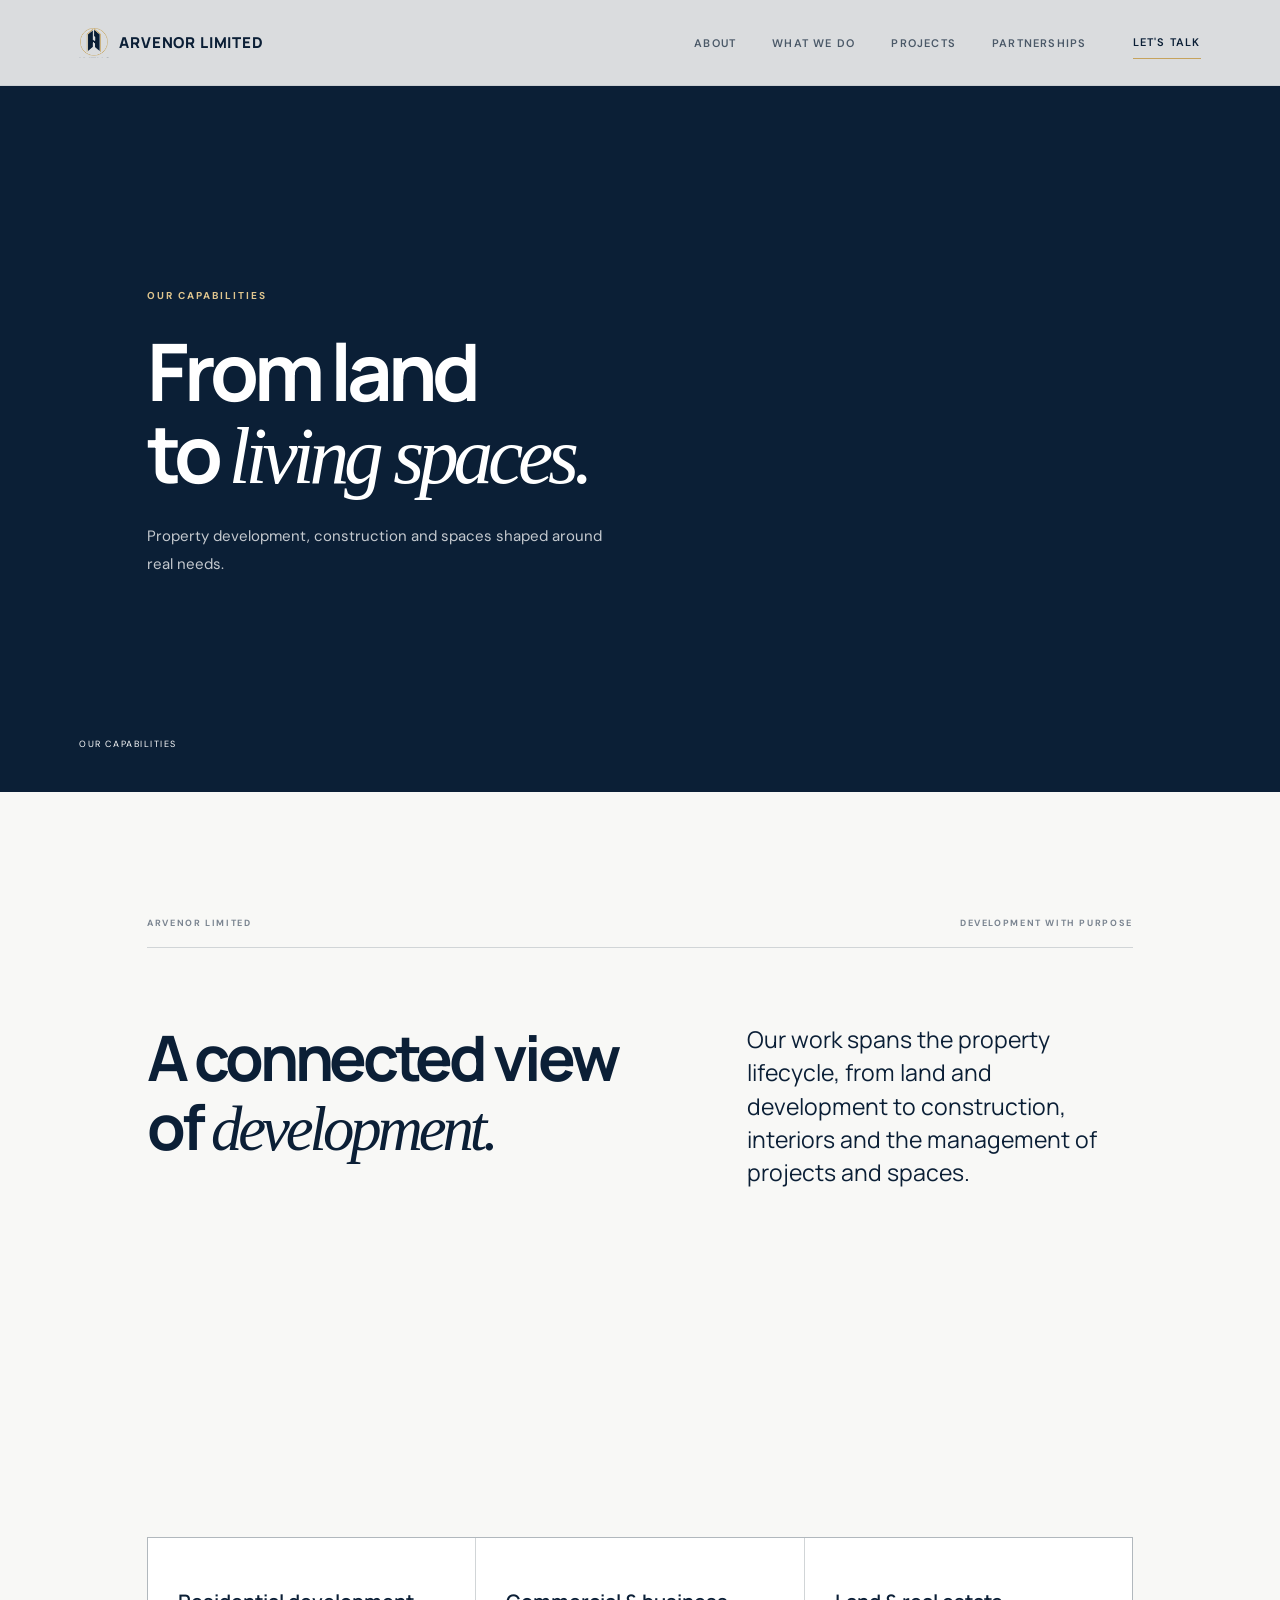
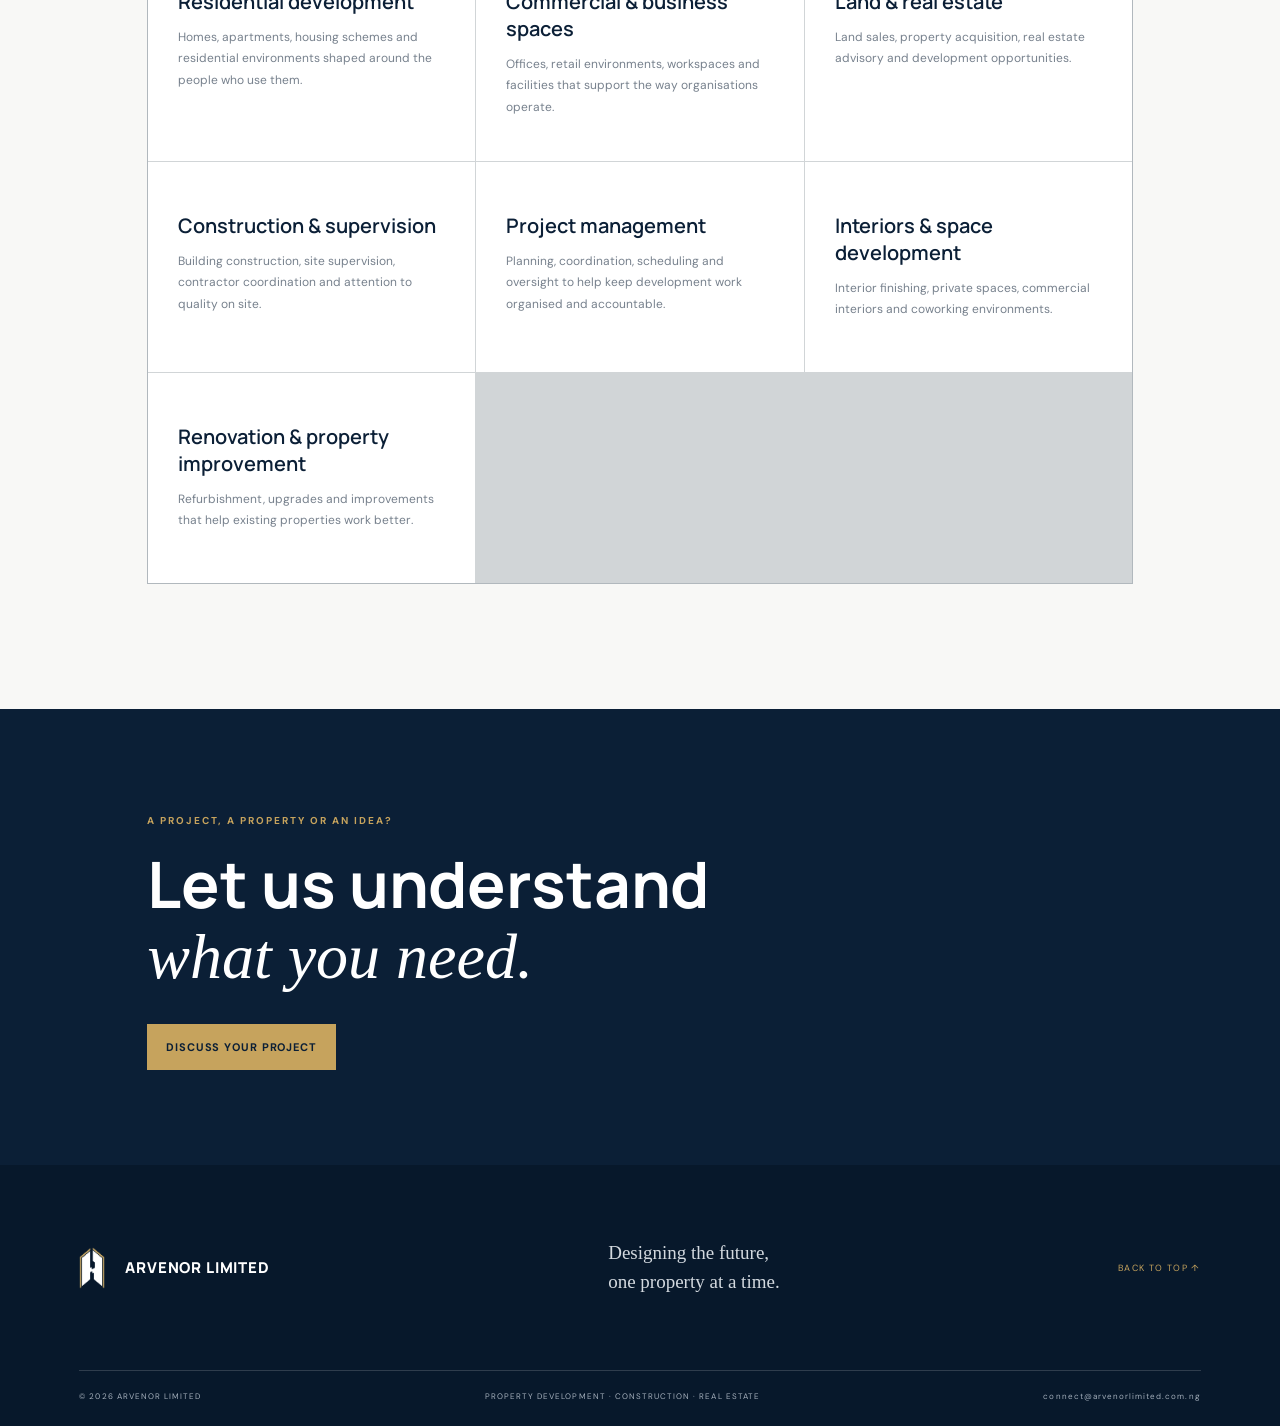
<file: services.html>
<!doctype html><html lang="en"><head><meta charset="utf-8"><meta name="viewport" content="width=device-width, initial-scale=1"><meta name="theme-color" content="#0b1f36"><meta name="description" content="Arvenor's property development, construction, project management and space development capabilities."><title>What We Do | Arvenor Limited</title><link rel="preconnect" href="https://fonts.googleapis.com"><link rel="preconnect" href="https://fonts.gstatic.com" crossorigin><link href="https://fonts.googleapis.com/css2?family=DM+Sans:wght@400;500;600;700&family=Manrope:wght@400;500;600;700;800&display=swap" rel="stylesheet"><link rel="icon" type="image/png" href="favicon.png"><link rel="stylesheet" href="styles.css"></head><body><div class="page-progress"><span></span></div><header class="site-header" id="top"><a class="brand" href="index.html" aria-label="Arvenor Limited home"><img src="approved-logo-icon.png" alt="" class="brand-mark"><span>ARVENOR LIMITED</span></a><nav class="desktop-nav"><a href="about.html">About</a><a href="services.html">What we do</a><a href="projects.html">Projects</a><a href="partnerships.html">Partnerships</a></nav><a class="header-contact" href="contact.html">Let's talk</a><button class="menu-toggle" aria-label="Open navigation" aria-expanded="false"><i></i><i></i></button></header><div class="menu-panel" aria-hidden="true"><div class="menu-panel-inner"><p class="eyebrow">Explore Arvenor</p><a href="index.html">Home</a><a href="about.html">About us</a><a href="services.html">What we do</a><a href="projects.html">Projects</a><a href="partnerships.html">Partnerships</a><a href="contact.html">Contact</a></div></div><main><section class="inner-hero"><div class="inner-hero-image"></div><div class="inner-hero-content"><p class="eyebrow reveal">OUR CAPABILITIES</p><h1 class="reveal">From land<br>to <em>living spaces.</em></h1><p class="reveal">Property development, construction and spaces shaped around real needs.</p></div><div class="inner-hero-foot"><span>OUR CAPABILITIES</span></div></section><section class="section-pad inner-copy"><div class="section-kicker"><span>ARVENOR LIMITED</span><span>DEVELOPMENT WITH PURPOSE</span></div><div class="inner-two-col"><h2>A connected view<br>of <em>development.</em></h2><div><p class="lead">Our work spans different stages of the property lifecycle. Services may be engaged individually or as part of a wider development brief, depending on project scope and agreed responsibilities.</p></div></div></section><section class="section-pad inner-copy"><div class="service-grid"><article class="service-card reveal"><span>01</span><h3>Residential development</h3><p>Homes, apartments and residential communities.</p></article><article class="service-card reveal"><span>02</span><h3>Commercial development</h3><p>Offices, retail premises, business facilities and commercial spaces.</p></article><article class="service-card reveal"><span>03</span><h3>Land & real estate</h3><p>Land sales, property sourcing, acquisition support and real estate development.</p></article><article class="service-card reveal"><span>04</span><h3>Building construction</h3><p>Construction of residential, commercial and other building types to an agreed brief.</p></article><article class="service-card reveal"><span>05</span><h3>Construction supervision</h3><p>Site oversight, progress monitoring, contractor coordination and quality checks.</p></article><article class="service-card reveal"><span>06</span><h3>Project management</h3><p>Planning, coordination, scheduling, communication and delivery oversight.</p></article><article class="service-card reveal"><span>07</span><h3>Interiors & space development</h3><p>Interior works and private, commercial and coworking spaces.</p></article><article class="service-card reveal"><span>08</span><h3>Renovation & improvement</h3><p>Refurbishment, upgrades and improvement works for existing properties.</p></article><article class="service-card reveal"><span>09</span><h3>Development partnerships</h3><p>Joint ventures and collaborations with private and institutional partners.</p></article></div></section><section class="inner-cta"><p class="eyebrow">A PROJECT, A PROPERTY OR AN IDEA?</p><h2>Let us understand<br><em>what you need.</em></h2><a class="button button-gold" href="contact.html">Discuss your project</a></section></main><footer class="footer"><div class="footer-top"><a class="footer-brand" href="index.html" aria-label="Arvenor Limited home"><img src="arvenor-emblem-white.png" alt=""><span>ARVENOR LIMITED</span></a><p>Designing the future,<br>one property at a time.</p><a class="back-top" href="#top">BACK TO TOP ↑</a></div><div class="footer-bottom"><span>© <span id="year"></span> ARVENOR LIMITED</span><span>PROPERTY DEVELOPMENT · CONSTRUCTION · REAL ESTATE</span><a href="mailto:connect@arvenorlimited.com.ng">CONNECT@ARVENORLIMITED.COM.NG</a></div></footer><script src="cms.js"></script><script src="script.js"></script></body></html>
</file>
<file: styles.css>
:root{--navy:#0b1f36;--navy2:#102a46;--gold:#c6a35d;--gold2:#dfc58e;--ink:#17283b;--muted:#657181;--paper:#f8f8f6;--white:#fff;--line:rgba(11,31,54,.16);--serif:Georgia,'Times New Roman',serif;--sans:'DM Sans',Arial,sans-serif;--display:'Manrope','DM Sans',sans-serif}*{box-sizing:border-box}html{scroll-behavior:smooth;scroll-padding-top:88px}body{margin:0;color:var(--ink);font-family:var(--sans);background:var(--paper);-webkit-font-smoothing:antialiased}body.menu-open{overflow:hidden}a{color:inherit;text-decoration:none}button,input,select,textarea{font:inherit}.page-progress{height:2px;position:fixed;inset:0 0 auto;z-index:1000}.page-progress span{display:block;height:100%;width:0;background:var(--gold)}.site-header{height:86px;padding:0 6.2vw;display:flex;align-items:center;justify-content:space-between;position:fixed;inset:0 0 auto;z-index:100;background:rgba(248,248,246,.88);backdrop-filter:blur(16px);border-bottom:1px solid rgba(11,31,54,.07);transition:height .35s,background .35s}.site-header.scrolled{height:72px;background:rgba(248,248,246,.96)}.brand{display:flex;align-items:center;gap:10px;font:800 16px var(--display);letter-spacing:.055em;color:var(--navy)}.brand-mark{width:30px;height:40px;object-fit:contain}.brand-light{font-weight:500}.desktop-nav{display:flex;gap:36px;margin-left:auto;margin-right:46px}.desktop-nav a,.header-contact{font-size:11px;letter-spacing:.11em;text-transform:uppercase;font-weight:600}.desktop-nav a{color:#4b5968;position:relative}.desktop-nav a:after{content:'';position:absolute;left:0;bottom:-8px;width:0;height:1px;background:var(--gold);transition:width .3s}.desktop-nav a:hover:after{width:100%}.header-contact{border-bottom:1px solid var(--gold);padding:9px 0;color:var(--navy)}.header-contact span{color:var(--gold);font-size:16px;margin-left:10px}.menu-toggle{display:none;border:0;background:none;padding:10px;z-index:102}.menu-toggle i{display:block;width:24px;height:1px;background:var(--navy);margin:6px}.menu-panel{position:fixed;z-index:99;inset:0 0 0 auto;width:min(480px,100%);background:var(--navy);color:white;transform:translateX(105%);transition:transform .65s cubic-bezier(.77,0,.18,1);padding:130px 9vw 50px}.menu-open .menu-panel{transform:translateX(0)}.menu-panel-inner>a{display:flex;align-items:center;gap:18px;padding:15px 0;border-bottom:1px solid rgba(255,255,255,.14);font:600 clamp(22px,3vw,32px) var(--display)}.menu-panel-inner>a small{font:11px var(--sans);color:var(--gold)}.menu-panel-inner>a b{margin-left:auto;color:var(--gold);font-size:17px}.menu-note{margin-top:55px;color:#b5c0cc;font-size:13px}.eyebrow{font-size:10px;letter-spacing:.2em;font-weight:700;color:var(--gold);text-transform:uppercase}.hero{height:min(850px,100svh);min-height:690px;position:relative;overflow:hidden;background:var(--navy);color:white;display:flex;align-items:center}.hero-image{position:absolute;inset:0 0 0 38%;background:url('https://images.unsplash.com/photo-1600607687939-ce8a6c25118c?auto=format&fit=crop&w=2200&q=88') center 48%/cover;clip-path:polygon(19% 0,100% 0,100% 100%,0 100%);transform:scale(1.06);animation:heroSettle 1.6s cubic-bezier(.2,.7,.2,1) forwards}.hero-wash{position:absolute;inset:0;background:linear-gradient(90deg,#0b1f36 0%,#0b1f36 37%,rgba(11,31,54,.88) 48%,rgba(11,31,54,.14) 76%,rgba(11,31,54,.08) 100%)}.hero:after{content:'';position:absolute;inset:0;background:linear-gradient(125deg,transparent 54%,rgba(198,163,93,.16) 54.1%,transparent 54.5%);pointer-events:none}.hero-content{position:relative;z-index:2;width:min(650px,58vw);margin-left:11.5vw;padding-top:40px}.hero-content .eyebrow{color:var(--gold2);margin-bottom:30px}.hero h1{font:700 clamp(48px,6.1vw,88px)/1.07 var(--display);letter-spacing:-.065em;margin:0 0 28px}.hero h1 em,.intro h2 em,.cap-heading h2 em,.statement h2 em,.spaces-copy h2 em,.projects h2 em,.partnerships h2 em,.contact h2 em{font-family:var(--serif);font-weight:400;letter-spacing:-.06em}.hero-copy{max-width:440px;color:rgba(255,255,255,.76);font-size:16px;line-height:1.8;margin:0 0 35px}.hero-actions{display:flex;align-items:center;gap:30px}.button{display:inline-flex;align-items:center;justify-content:space-between;gap:34px;padding:16px 19px;font-size:11px;letter-spacing:.08em;text-transform:uppercase;font-weight:700;transition:background .3s,color .3s,transform .3s,border-color .3s}.button span{font-size:17px}.button:hover{transform:translateY(-3px)}.button-gold{background:var(--gold);color:var(--navy)}.button-gold:hover{background:var(--gold2)}.text-link{font-size:11px;letter-spacing:.1em;text-transform:uppercase;color:white}.text-link span{color:var(--gold);margin-left:10px;font-size:16px}.hero-index{position:absolute;right:6.2vw;bottom:58px;z-index:2;display:flex;align-items:center;gap:14px;font-size:10px;letter-spacing:.12em;color:white}.index-line{width:64px;height:1px;background:var(--gold)}.hero-caption{position:absolute;right:6.2vw;top:50%;writing-mode:vertical-rl;transform:translateY(-50%);font-size:9px;letter-spacing:.22em;color:rgba(255,255,255,.7);z-index:2}.hero-scroll{position:absolute;left:6.2vw;bottom:55px;z-index:2;font-size:9px;letter-spacing:.17em;color:rgba(255,255,255,.68);display:flex;align-items:center;gap:12px}.hero-scroll span{display:block;width:35px;height:1px;background:var(--gold)}.section-pad{padding:125px 11.5vw}.section-kicker{display:flex;justify-content:space-between;padding-bottom:18px;border-bottom:1px solid var(--line);font-size:9px;letter-spacing:.18em;font-weight:700;color:#7a8490}.intro{background:var(--paper)}.intro-grid{display:grid;grid-template-columns:1.1fr .8fr;gap:12%;padding:82px 0 96px}.intro h2,.cap-heading h2,.projects h2,.contact h2{font:700 clamp(42px,5vw,68px)/1.1 var(--display);letter-spacing:-.065em;margin:0;color:var(--navy)}.intro-body{padding-top:6px;max-width:470px}.lead{font:400 23px/1.45 var(--display);color:var(--navy);margin:0 0 22px}.intro-body>p:not(.lead),.statement-content>p:not(.eyebrow),.spaces-copy>p:not(.eyebrow),.partnerships-content>p:not(.eyebrow){font-size:14px;line-height:1.9;color:#687482}.under-link{display:inline-block;margin-top:22px;padding-bottom:8px;border-bottom:1px solid var(--gold);font-size:10px;text-transform:uppercase;letter-spacing:.13em;font-weight:700}.under-link span{color:var(--gold);margin-left:18px;font-size:16px}.intro-rule{display:flex;align-items:center;gap:18px;font-size:8px;letter-spacing:.17em;color:#88919b}.intro-rule span:first-child{height:1px;flex:1;background:var(--line)}.statement{min-height:630px;position:relative;display:grid;grid-template-columns:1fr 1fr;background:#e9edf0;overflow:hidden}.statement-photo{background:url('https://images.unsplash.com/photo-1600607687920-4e2a09cf159d?auto=format&fit=crop&w=1500&q=85') center/cover;clip-path:polygon(0 0,100% 0,78% 100%,0 100%)}.statement-content{padding:115px 12vw 100px 5vw;align-self:center;max-width:700px}.statement-content h2,.spaces-copy h2,.partnerships h2{font:700 clamp(38px,4.3vw,58px)/1.13 var(--display);letter-spacing:-.06em;color:var(--navy);margin:24px 0}.statement-content>p:not(.eyebrow){max-width:430px}.button-outline{border:1px solid rgba(11,31,54,.38);color:var(--navy);margin-top:22px}.button-outline:hover{background:var(--navy);color:white}.statement-mark{position:absolute;bottom:-100px;right:5vw;font:800 400px/.8 var(--display);color:rgba(11,31,54,.035);pointer-events:none}.statement-mark span{color:var(--gold)}.capabilities{background:#fff}.cap-heading{display:grid;grid-template-columns:1fr .7fr;gap:12%;align-items:end;padding:80px 0 70px}.cap-heading>p,.projects-heading>p{font-size:14px;line-height:1.9;color:#6a7683;max-width:390px;margin:0 0 7px}.cap-list{border-top:1px solid var(--line)}.cap-item{display:grid;grid-template-columns:65px 1fr 35px;gap:20px;align-items:start;padding:29px 0 31px;border-bottom:1px solid var(--line);transition:padding .35s,background .35s}.cap-item:hover{padding-left:16px;background:linear-gradient(90deg,rgba(198,163,93,.07),transparent 70%)}.cap-number{font-size:10px;color:var(--gold);letter-spacing:.1em;padding-top:7px}.cap-item h3{font:600 clamp(19px,2vw,25px) var(--display);letter-spacing:-.035em;margin:0 0 9px;color:var(--navy)}.cap-item p{font-size:13px;line-height:1.7;color:#77818d;margin:0;max-width:650px}.cap-arrow{font-size:19px;color:var(--gold);transition:transform .3s}.cap-item:hover .cap-arrow{transform:translate(4px,-4px)}.spaces-band{display:grid;grid-template-columns:1fr 1fr;background:#f0eee9;min-height:560px}.spaces-image{background:url('https://images.unsplash.com/photo-1497366754035-f200968a6e72?auto=format&fit=crop&w=1500&q=85') center/cover;clip-path:polygon(0 0,100% 0,84% 100%,0 100%)}.spaces-copy{align-self:center;padding:90px 12vw 90px 5vw}.spaces-copy>p:not(.eyebrow){max-width:430px}.projects{background:var(--paper)}.projects-heading{display:grid;grid-template-columns:1fr .7fr;gap:12%;align-items:end;padding:80px 0 65px}.project-empty{border:1px solid rgba(11,31,54,.15);min-height:260px;display:grid;grid-template-columns:180px 1fr 70px;gap:35px;align-items:center;padding:40px 50px;background:#f3f3f0}.empty-graphic{height:155px;position:relative;display:flex;align-items:center;justify-content:center}.empty-graphic span{position:absolute;width:90px;height:130px;border:1px solid var(--gold);transform:skewY(-24deg)}.empty-graphic span:nth-child(2){transform:translateX(13px) skewY(24deg);border-color:var(--navy)}.empty-graphic span:nth-child(3){width:45px;height:110px;border-color:rgba(11,31,54,.25);transform:translateX(6px)}.empty-graphic b{font:700 34px var(--display);color:var(--navy);z-index:2}.project-empty h3{font:600 23px var(--display);letter-spacing:-.04em;margin:12px 0;color:var(--navy)}.project-empty p:not(.eyebrow){font-size:12px;line-height:1.8;color:#77818d;max-width:490px}.empty-count{font-size:10px;color:#9aa2aa;letter-spacing:.1em;align-self:end;text-align:right}.partnerships{display:grid;grid-template-columns:1fr 1fr;min-height:610px;background:var(--navy);color:white}.partnerships-image{background:url('https://images.unsplash.com/photo-1503387762-592deb58ef4e?auto=format&fit=crop&w=1500&q=85') center/cover;clip-path:polygon(0 0,100% 0,82% 100%,0 100%)}.partnerships-content{align-self:center;padding:95px 12vw 95px 5vw}.partnerships h2{color:white}.partnerships-content>p:not(.eyebrow){color:rgba(255,255,255,.7);max-width:450px}.partner-tags{display:flex;flex-wrap:wrap;gap:9px;margin:26px 0 30px}.partner-tags span{font-size:9px;letter-spacing:.05em;border:1px solid rgba(255,255,255,.25);padding:9px 11px;color:rgba(255,255,255,.8)}.contact{background:#fff}.contact-grid{display:grid;grid-template-columns:1fr .8fr;gap:14%;padding-top:80px}.contact-intro>p{font-size:14px;line-height:1.8;color:#71808c;max-width:380px;margin-top:28px}.contact-domain{font-size:9px!important;letter-spacing:.17em;color:var(--gold)!important;margin-top:70px!important}.contact-form{display:flex;flex-direction:column;gap:22px}.contact-form label{font-size:10px;letter-spacing:.1em;text-transform:uppercase;font-weight:700;color:#586575}.contact-form input,.contact-form select,.contact-form textarea{display:block;width:100%;border:0;border-bottom:1px solid rgba(11,31,54,.23);border-radius:0;background:transparent;padding:13px 0 12px;color:var(--navy);font-size:13px;outline:none;resize:vertical}.contact-form input:focus,.contact-form select:focus,.contact-form textarea:focus{border-color:var(--gold)}.contact-form input::placeholder,.contact-form textarea::placeholder{color:#a4abb1}.contact-form select{color:#7a8490}.button-dark{background:var(--navy);color:white;border:0;cursor:pointer;align-self:flex-start;margin-top:4px}.button-dark:hover{background:var(--gold);color:var(--navy)}.form-note{font-size:10px;line-height:1.6;color:#89929c;margin:-8px 0 0;max-width:390px}.footer{background:#07182b;color:white;padding:55px 6.2vw 25px}.footer-top{display:flex;align-items:center;justify-content:space-between;padding-bottom:55px}.footer-brand{display:flex;align-items:center;gap:12px;font:700 14px var(--display);letter-spacing:.1em}.footer-brand img{width:28px;height:38px;object-fit:contain}.footer-top>p{font:400 19px/1.5 var(--serif);color:#d3d9df}.back-top{font-size:9px;letter-spacing:.15em;color:var(--gold)}.footer-bottom{border-top:1px solid rgba(255,255,255,.16);padding-top:20px;display:flex;justify-content:space-between;gap:20px;font-size:8px;letter-spacing:.13em;color:#a5b0bc}.reveal{opacity:0;transform:translateY(28px);transition:opacity .85s ease,transform .85s cubic-bezier(.2,.7,.2,1)}.reveal.is-visible{opacity:1;transform:translateY(0)}.hero .reveal{transition-delay:.12s}.hero .reveal:nth-child(2){transition-delay:.24s}.hero .reveal:nth-child(3){transition-delay:.36s}.hero .reveal:nth-child(4){transition-delay:.48s}@keyframes heroSettle{to{transform:scale(1)}}
@media(max-width:900px){.site-header{padding:0 5vw}.desktop-nav,.header-contact{display:none}.menu-toggle{display:block}.hero{min-height:720px;height:90svh}.hero-image{inset:0 0 0 20%;opacity:.7}.hero-wash{background:linear-gradient(90deg,#0b1f36 0%,rgba(11,31,54,.94) 40%,rgba(11,31,54,.3) 100%)}.hero-content{margin-left:8vw;width:75vw}.section-pad{padding:95px 8vw}.intro-grid,.cap-heading,.projects-heading,.contact-grid{gap:8%}.statement-content,.spaces-copy,.partnerships-content{padding-right:8vw}.project-empty{grid-template-columns:130px 1fr;padding:30px}.empty-count{display:none}}
@media(max-width:600px){html{scroll-padding-top:70px}.site-header{height:72px}.brand{font-size:13px}.brand-mark{width:25px;height:34px}.hero{min-height:720px;height:calc(100svh - 0px);align-items:flex-end;padding-bottom:130px}.hero-image{inset:0 0 0 0;clip-path:polygon(28% 0,100% 0,100% 100%,0 100%);opacity:.45;background-position:58% center}.hero-wash{background:linear-gradient(0deg,#0b1f36 0%,rgba(11,31,54,.92) 38%,rgba(11,31,54,.28) 100%)}.hero-content{margin:0 7vw;width:86vw;padding:0}.hero-content .eyebrow{font-size:8px;line-height:1.7;max-width:290px}.hero h1{font-size:clamp(43px,12vw,65px);line-height:1.05}.hero-copy{font-size:14px;max-width:340px}.hero-actions{align-items:flex-start;flex-direction:column;gap:22px}.hero-index{right:7vw;bottom:35px}.hero-caption{display:none}.hero-scroll{left:7vw;bottom:37px}.section-pad{padding:78px 7vw}.section-kicker{font-size:8px}.intro-grid,.cap-heading,.projects-heading,.contact-grid{grid-template-columns:1fr;gap:30px;padding:55px 0 65px}.intro h2,.cap-heading h2,.projects h2,.contact h2{font-size:47px}.lead{font-size:20px}.intro-rule{font-size:7px;gap:10px}.statement,.spaces-band,.partnerships{grid-template-columns:1fr}.statement{min-height:0}.statement-photo{height:340px;clip-path:polygon(0 0,100% 0,84% 100%,0 100%)}.statement-content,.spaces-copy,.partnerships-content{padding:75px 7vw}.statement-content h2,.spaces-copy h2,.partnerships h2{font-size:44px}.statement-mark{font-size:230px;bottom:-50px}.cap-heading{padding:55px 0 42px}.cap-item{grid-template-columns:30px 1fr 20px;gap:10px;padding:24px 0}.cap-item h3{font-size:19px}.cap-item p{font-size:12px}.spaces-image{height:330px;clip-path:polygon(0 0,100% 0,84% 100%,0 100%)}.spaces-copy{padding-top:65px;padding-bottom:70px}.projects-heading{padding:55px 0 40px}.project-empty{grid-template-columns:1fr;gap:20px;padding:28px}.empty-graphic{height:120px;justify-content:flex-start;margin-left:20px}.empty-graphic span{height:100px;width:70px}.empty-graphic span:nth-child(2){height:100px}.empty-graphic span:nth-child(3){height:85px}.project-empty h3{font-size:20px}.partnerships-image{height:330px;clip-path:polygon(0 0,100% 0,84% 100%,0 100%)}.partner-tags{gap:7px}.partner-tags span{font-size:8px}.contact-grid{padding-top:55px}.contact-domain{margin-top:38px!important}.footer{padding:42px 7vw 22px}.footer-top{align-items:flex-start;gap:20px;flex-wrap:wrap;padding-bottom:35px}.footer-top>p{font-size:16px;margin:0}.back-top{margin-left:auto;align-self:center}.footer-bottom{flex-direction:column;gap:12px;font-size:7px}.menu-panel{padding:110px 8vw 40px}.menu-panel-inner>a{font-size:25px}}
@media(prefers-reduced-motion:reduce){*,*:before,*:after{scroll-behavior:auto!important;animation-duration:.01ms!important;animation-iteration-count:1!important;transition-duration:.01ms!important}.reveal{opacity:1;transform:none}}

/* Multi-page layouts */
.inner-hero{min-height:650px;height:88svh;position:relative;display:flex;align-items:center;overflow:hidden;background:var(--navy);color:white;padding-top:80px}.inner-hero-image{position:absolute;inset:0 0 0 38%;background:url('https://images.unsplash.com/photo-1600607687939-ce8a6c25118c?auto=format&fit=crop&w=2000&q=85') center/cover;clip-path:polygon(17% 0,100% 0,100% 100%,0 100%);opacity:.8}.inner-hero:after{content:"";position:absolute;inset:0;background:linear-gradient(90deg,#0b1f36 0%,#0b1f36 35%,rgba(11,31,54,.83) 51%,rgba(11,31,54,.12) 100%)}.inner-hero-content{position:relative;z-index:2;margin-left:11.5vw;width:min(660px,60vw)}.inner-hero-content .eyebrow{color:var(--gold2);margin-bottom:28px}.inner-hero h1{font:700 clamp(52px,6.2vw,88px)/1.04 var(--display);letter-spacing:-.065em;margin:0 0 25px}.inner-hero h1 em,.inner-two-col h2 em,.inner-cta h2 em,.contact-page-details h2 em{font-family:var(--serif);font-weight:400}.inner-hero-content>p:last-child{max-width:460px;color:rgba(255,255,255,.76);font-size:15px;line-height:1.85}.inner-hero-foot{position:absolute;z-index:2;bottom:42px;left:6.2vw;right:6.2vw;display:flex;justify-content:space-between;font-size:9px;letter-spacing:.17em}.inner-two-col{display:grid;grid-template-columns:1fr .8fr;gap:12%;padding:75px 0}.inner-two-col h2,.contact-page-details h2{font:700 clamp(40px,4.9vw,66px)/1.1 var(--display);letter-spacing:-.065em;margin:0;color:var(--navy)}.inner-two-col>div p:not(.lead),.contact-page-details>p{font-size:14px;line-height:1.9;color:#687482}.service-grid{display:grid;grid-template-columns:repeat(3,1fr);gap:1px;background:var(--line);border:1px solid var(--line)}.service-card{background:#fff;min-height:210px;padding:30px}.service-card span{font-size:10px;color:var(--gold)}.service-card h3{font:600 20px var(--display);color:var(--navy);margin:20px 0 10px}.service-card p{font-size:12px;line-height:1.8;color:#77818d}.inner-cta{background:var(--navy);color:white;padding:95px 11.5vw}.inner-cta h2{font:700 clamp(42px,5vw,68px)/1.1 var(--display);margin:22px 0 32px}.contact-page-grid{display:grid;grid-template-columns:1fr .85fr;gap:13%;padding-top:65px}.contact-page-details>p{max-width:400px;margin:25px 0 45px}.contact-detail{padding:19px 0;border-top:1px solid var(--line);display:flex;flex-direction:column;gap:9px}.contact-detail span{font-size:9px;letter-spacing:.16em;color:#87919c}.contact-detail a{font-size:14px;color:var(--navy);font-weight:600}.contact-small-note{font-size:11px!important;color:#929aa2!important}.inner-copy{background:var(--paper)}
@media(max-width:900px){.inner-hero-content{margin-left:8vw;width:75vw}.service-grid{grid-template-columns:repeat(2,1fr)}}
@media(max-width:600px){.inner-hero{min-height:700px}.inner-hero-image{inset:0;clip-path:polygon(25% 0,100% 0,100% 100%,0 100%);opacity:.55}.inner-hero:after{background:linear-gradient(0deg,#0b1f36 0%,rgba(11,31,54,.88) 44%,rgba(11,31,54,.24) 100%)}.inner-hero-content{margin:0 7vw;width:86vw;padding-top:80px}.inner-hero h1{font-size:clamp(46px,12vw,65px)}.inner-hero-foot{left:7vw;right:7vw;bottom:32px}.inner-two-col,.contact-page-grid{grid-template-columns:1fr;gap:28px;padding:55px 0}.service-grid{grid-template-columns:1fr}.inner-cta{padding:75px 7vw}}

/* Arvenor brand refinement */
.brand-wordmark{display:block;width:38px;height:44px;object-fit:contain;object-position:center}
.footer-brand img{width:38px;height:44px;object-fit:contain}
.cap-item{grid-template-columns:65px 1fr}
.cap-arrow{display:none}
@media(max-width:700px){.brand-wordmark{width:32px;height:38px}.footer-brand img{width:32px;height:38px}}

/* Approved Arvenor emblem: consistent in every page header and footer */
.brand-wordmark{width:46px;height:46px;object-fit:contain;flex:0 0 auto}
.footer-brand img{width:46px;height:46px;object-fit:contain;flex:0 0 auto}
@media(max-width:700px){.brand-wordmark,.footer-brand img{width:40px;height:40px}}

/* Consistent full Arvenor logo lockups on every page */
.brand{display:flex;align-items:center;gap:0;flex:0 0 auto;line-height:0}
.brand-lockup{display:block;width:clamp(168px,17vw,220px);height:58px;object-fit:contain;object-position:left center}
.footer-brand{display:flex;align-items:center;line-height:0;flex:0 1 320px}
.footer-brand img{display:block;width:min(100%,300px);height:auto;max-height:112px;object-fit:contain;object-position:left center}
.footer-top{align-items:center}
@media(max-width:760px){.brand-lockup{width:165px;height:48px}.footer-brand{flex-basis:240px}.footer-brand img{max-width:240px;max-height:90px}}

/* Brand lockup: company name is present consistently on every page. */
.brand{display:flex;align-items:center;gap:10px;flex:0 0 auto;line-height:1;font:800 15px var(--display);letter-spacing:.055em;color:var(--navy);white-space:nowrap}
.brand-mark{display:block;width:30px;height:40px;object-fit:contain}
.footer-brand{display:flex;align-items:center;gap:12px;flex:0 0 auto;color:#fff;font:800 15px var(--display);letter-spacing:.055em;white-space:nowrap}
.footer-brand img{display:block;width:34px;height:42px;object-fit:contain;flex:0 0 auto}
.footer-top{align-items:center}
@media(max-width:760px){.brand{font-size:12px;gap:8px}.brand-mark{width:26px;height:34px}.footer-brand{font-size:13px}.footer-brand img{width:30px;height:38px}}
</file>
